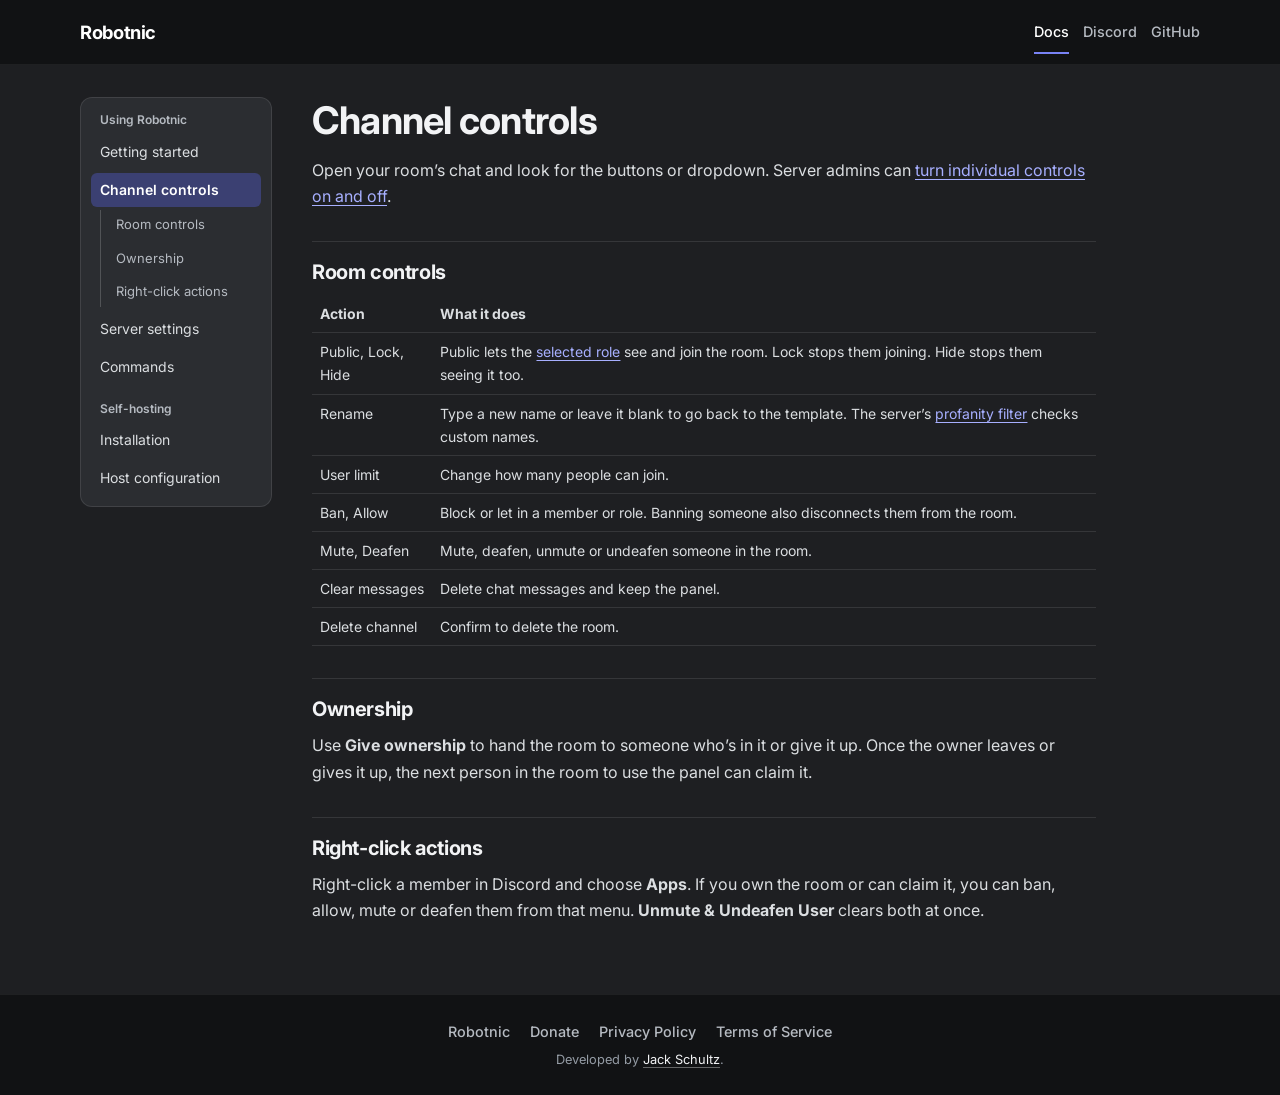
<file: docs/channel-controls.html>
<!DOCTYPE html>
<html lang="en">
<head>
    <meta charset="UTF-8">
    <meta name="viewport" content="width=device-width, initial-scale=1.0">
    <title>Channel controls | Robotnic Docs</title>
    <meta name="description" content="Use the control panel and Discord member menu to manage a temporary voice channel.">
    <link rel="canonical" href="https://jackschultz.dev/Robotnic/channel-controls.html">
    <link rel="icon" type="image/png" sizes="32x32" href="assets/favicon-rounded.png">
    <meta property="og:type" content="article">
    <meta property="og:title" content="Channel controls | Robotnic Docs">
    <meta property="og:description" content="Use the control panel and Discord member menu to manage a temporary voice channel.">
    <meta property="og:url" content="https://jackschultz.dev/Robotnic/channel-controls.html">
    <meta name="theme-color" content="#1e1f22">
    <link rel="preconnect" href="https://fonts.googleapis.com">
    <link rel="preconnect" href="https://fonts.gstatic.com" crossorigin>
    <link rel="stylesheet" href="https://fonts.googleapis.com/css2?family=Inter:wght@400;500;600;700&amp;display=swap">
    <link rel="stylesheet" href="scss/main.css">
    <link rel="stylesheet" href="guide.css">
</head>
<body class="docs-page">
<a class="docs-skip" href="#content">Skip to content</a>
<header class="site-nav">
    <nav class="site-nav__inner" aria-label="Primary">
        <a class="site-nav__brand" href="index.html">Robotnic</a>
        <ul class="site-nav__links">
            <li><a class="active" href="getting-started.html" target="_blank" rel="noopener noreferrer">Docs</a></li>
            <li><a href="https://discord.gg/rcAREJyMV5" target="_blank" rel="noopener noreferrer">Discord</a></li>
            <li><a href="https://github.com/jack-schultz/Robotnic" target="_blank" rel="noopener noreferrer">GitHub</a></li>
        </ul>
    </nav>
</header>

<div class="docs-layout">
    <nav class="docs-nav" aria-label="Documentation">
        <div class="docs-nav__groups">
            <div>
                <p>Using Robotnic</p>
                <ul>
                    <li><a href="getting-started.html">Getting started</a></li>
                    <li>
                        <a href="channel-controls.html" aria-current="page">Channel controls</a>
                        <ul class="docs-nav__sections">
                            <li><a href="#room-controls">Room controls</a></li>
                            <li><a href="#ownership">Ownership</a></li>
                            <li><a href="#right-click-actions">Right-click actions</a></li>
                        </ul>
                    </li>
                    <li><a href="server-settings.html">Server settings</a></li>
                    <li><a href="commands.html">Commands</a></li>
                </ul>
            </div>
            <div>
                <p>Self-hosting</p>
                <ul>
                    <li><a href="self-hosting.html">Installation</a></li>
                    <li><a href="host-configuration.html">Host configuration</a></li>
                </ul>
            </div>
        </div>
    </nav>
    <main id="content" tabindex="-1">
        <article class="docs-article">
            <h1 id="channel-controls">Channel controls</h1>
            <p>Open your room’s chat and look for the buttons or dropdown. Server admins can <a href="server-settings.html#control-panel">turn individual controls on and off</a>.</p>
            <h2 id="room-controls">Room controls</h2>
            <table>
            <thead>
            <tr>
            <th scope="col">Action</th>
            <th scope="col">What it does</th>
            </tr>
            </thead>
            <tbody>
            <tr>
            <td>Public, Lock, Hide</td>
            <td>Public lets the <a href="getting-started.html#creator-settings">selected role</a> see and join the room. Lock stops them joining. Hide stops them seeing it too.</td>
            </tr>
            <tr>
            <td>Rename</td>
            <td>Type a new name or leave it blank to go back to the template. The server’s <a href="server-settings.html#profanity-filter">profanity filter</a> checks custom names.</td>
            </tr>
            <tr>
            <td>User limit</td>
            <td>Change how many people can join.</td>
            </tr>
            <tr>
            <td>Ban, Allow</td>
            <td>Block or let in a member or role. Banning someone also disconnects them from the room.</td>
            </tr>
            <tr>
            <td>Mute, Deafen</td>
            <td>Mute, deafen, unmute or undeafen someone in the room.</td>
            </tr>
            <tr>
            <td>Clear messages</td>
            <td>Delete chat messages and keep the panel.</td>
            </tr>
            <tr>
            <td>Delete channel</td>
            <td>Confirm to delete the room.</td>
            </tr>
            </tbody>
            </table>
            <h2 id="ownership">Ownership</h2>
            <p>Use <strong>Give ownership</strong> to hand the room to someone who’s in it or give it up. Once the owner leaves or gives it up, the next person in the room to use the panel can claim it.</p>
            <h2 id="right-click-actions">Right-click actions</h2>
            <p>Right-click a member in Discord and choose <strong>Apps</strong>. If you own the room or can claim it, you can ban, allow, mute or deafen them from that menu. <strong>Unmute &amp; Undeafen User</strong> clears both at once.</p>
        </article>
    </main>
</div>

<footer class="site-footer">
    <div class="site-footer__inner">
        <div class="site-footer__links">
            <a href="index.html">Robotnic</a>
            <a href="https://ko-fi.com/jackschultzdev/">Donate</a>
            <a href="privacy.html">Privacy Policy</a>
            <a href="tos.html">Terms of Service</a>
        </div>
        <p class="site-footer__note">Developed by <a class="quiet-link" href="https://jackschultz.dev/">Jack Schultz</a>.</p>
    </div>
</footer>
</body>
</html>
</file>
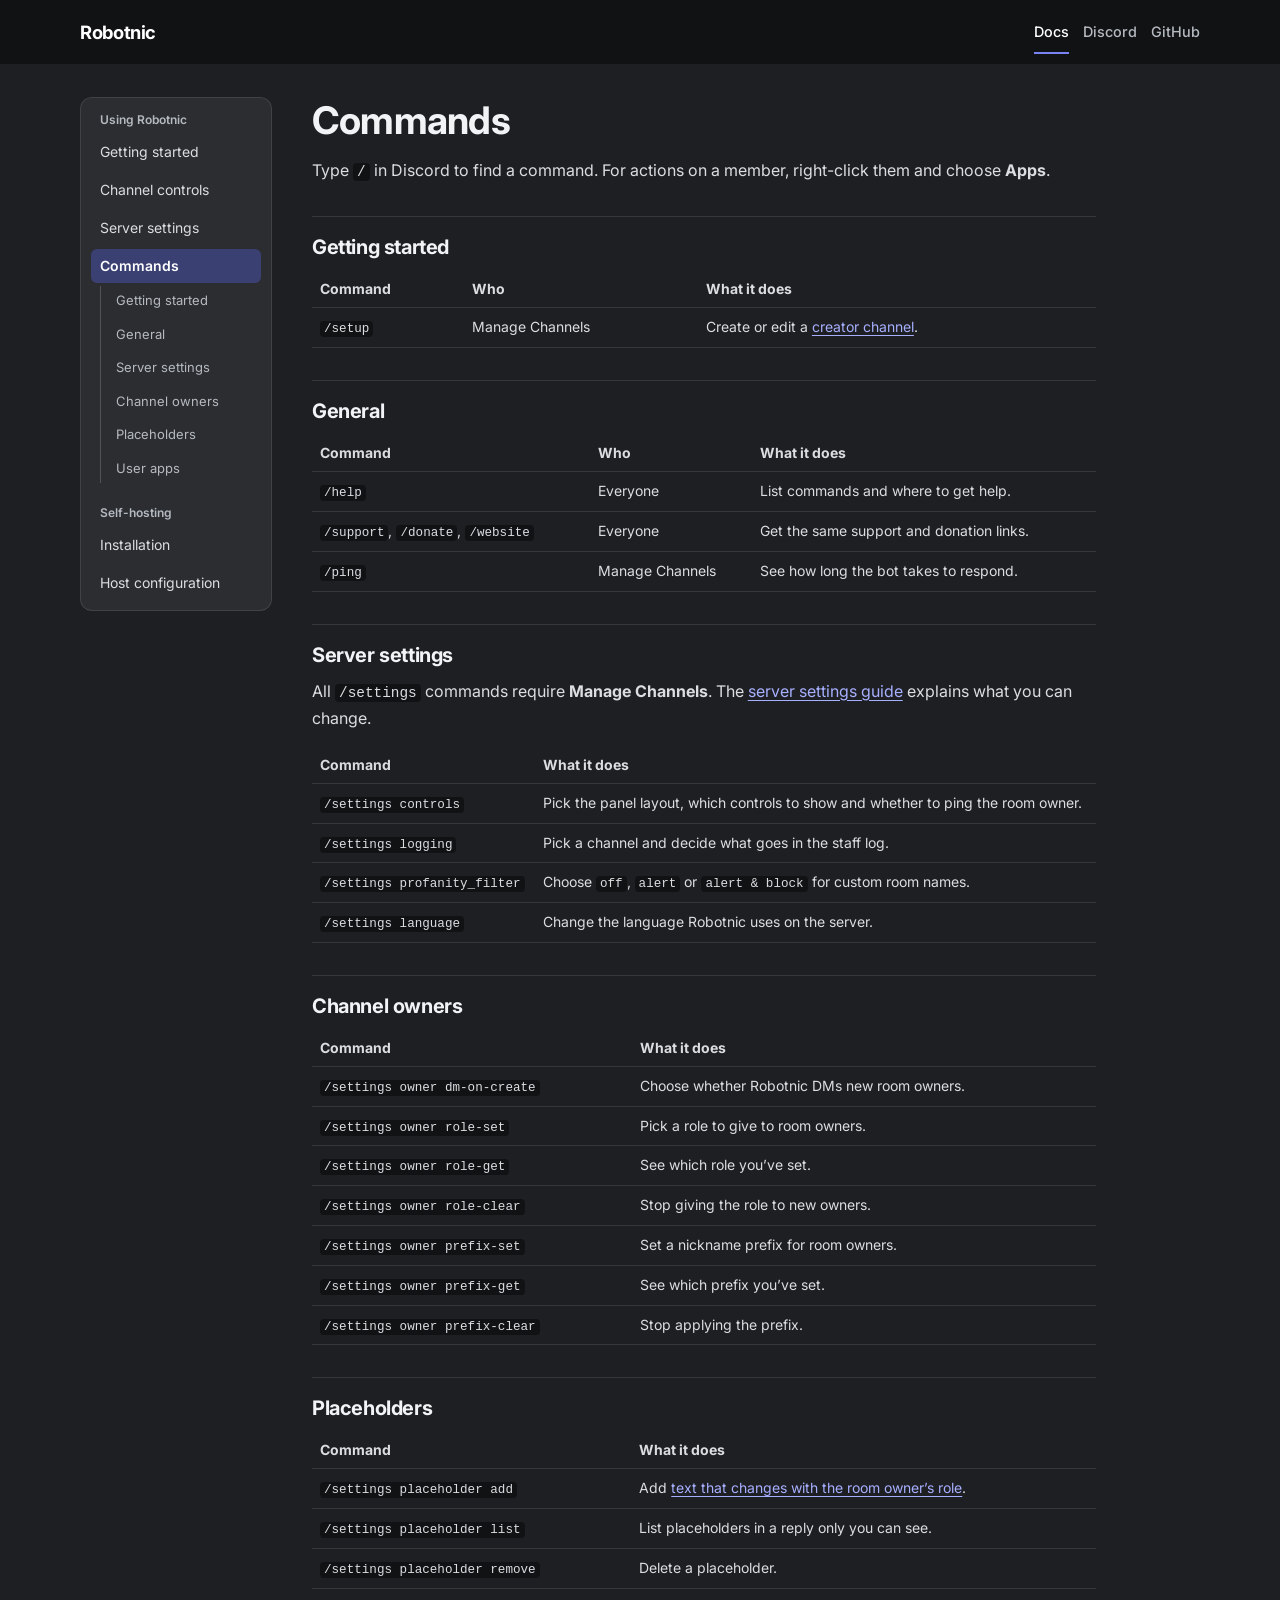
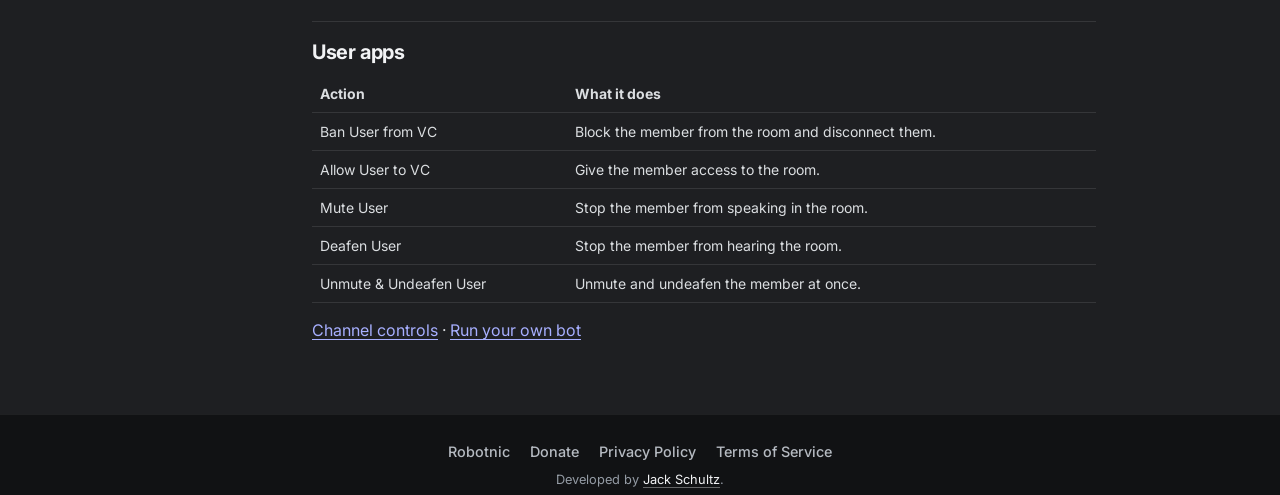
<file: docs/commands.html>
<!DOCTYPE html>
<html lang="en">
<head>
    <meta charset="UTF-8">
    <meta name="viewport" content="width=device-width, initial-scale=1.0">
    <title>Commands | Robotnic Docs</title>
    <meta name="description" content="Look up Robotnic’s slash commands, permissions, and Discord user apps.">
    <link rel="canonical" href="https://jackschultz.dev/Robotnic/commands.html">
    <link rel="icon" type="image/png" sizes="32x32" href="assets/favicon-rounded.png">
    <meta property="og:type" content="article">
    <meta property="og:title" content="Commands | Robotnic Docs">
    <meta property="og:description" content="Look up Robotnic’s slash commands, permissions, and Discord user apps.">
    <meta property="og:url" content="https://jackschultz.dev/Robotnic/commands.html">
    <meta name="theme-color" content="#1e1f22">
    <link rel="preconnect" href="https://fonts.googleapis.com">
    <link rel="preconnect" href="https://fonts.gstatic.com" crossorigin>
    <link rel="stylesheet" href="https://fonts.googleapis.com/css2?family=Inter:wght@400;500;600;700&amp;display=swap">
    <link rel="stylesheet" href="scss/main.css">
    <link rel="stylesheet" href="guide.css">
</head>
<body class="docs-page">
<a class="docs-skip" href="#content">Skip to content</a>
<header class="site-nav">
    <nav class="site-nav__inner" aria-label="Primary">
        <a class="site-nav__brand" href="index.html">Robotnic</a>
        <ul class="site-nav__links">
            <li><a class="active" href="getting-started.html" target="_blank" rel="noopener noreferrer">Docs</a></li>
            <li><a href="https://discord.gg/rcAREJyMV5" target="_blank" rel="noopener noreferrer">Discord</a></li>
            <li><a href="https://github.com/jack-schultz/Robotnic" target="_blank" rel="noopener noreferrer">GitHub</a></li>
        </ul>
    </nav>
</header>

<div class="docs-layout">
    <nav class="docs-nav" aria-label="Documentation">
        <div class="docs-nav__groups">
            <div>
                <p>Using Robotnic</p>
                <ul>
                    <li><a href="getting-started.html">Getting started</a></li>
                    <li><a href="channel-controls.html">Channel controls</a></li>
                    <li><a href="server-settings.html">Server settings</a></li>
                    <li>
                        <a href="commands.html" aria-current="page">Commands</a>
                        <ul class="docs-nav__sections">
                            <li><a href="#getting-started">Getting started</a></li>
                            <li><a href="#general">General</a></li>
                            <li><a href="#server-settings">Server settings</a></li>
                            <li><a href="#channel-owners">Channel owners</a></li>
                            <li><a href="#placeholders">Placeholders</a></li>
                            <li><a href="#user-apps">User apps</a></li>
                        </ul>
                    </li>
                </ul>
            </div>
            <div>
                <p>Self-hosting</p>
                <ul>
                    <li><a href="self-hosting.html">Installation</a></li>
                    <li><a href="host-configuration.html">Host configuration</a></li>
                </ul>
            </div>
        </div>
    </nav>
    <main id="content" tabindex="-1">
        <article class="docs-article">
            <h1 id="commands">Commands</h1>
            <p>Type <code>/</code> in Discord to find a command. For actions on a member, right-click them and choose <strong>Apps</strong>.</p>
            <h2 id="getting-started">Getting started</h2>
            <table>
            <thead>
            <tr>
            <th scope="col">Command</th>
            <th scope="col">Who</th>
            <th scope="col">What it does</th>
            </tr>
            </thead>
            <tbody>
            <tr>
            <td><code>/setup</code></td>
            <td>Manage Channels</td>
            <td>Create or edit a <a href="getting-started.html#creator-settings">creator channel</a>.</td>
            </tr>
            </tbody>
            </table>
            <h2 id="general">General</h2>
            <table>
            <thead>
            <tr>
            <th scope="col">Command</th>
            <th scope="col">Who</th>
            <th scope="col">What it does</th>
            </tr>
            </thead>
            <tbody>
            <tr>
            <td><code>/help</code></td>
            <td>Everyone</td>
            <td>List commands and where to get help.</td>
            </tr>
            <tr>
            <td><code>/support</code>, <code>/donate</code>, <code>/website</code></td>
            <td>Everyone</td>
            <td>Get the same support and donation links.</td>
            </tr>
            <tr>
            <td><code>/ping</code></td>
            <td>Manage Channels</td>
            <td>See how long the bot takes to respond.</td>
            </tr>
            </tbody>
            </table>
            <h2 id="server-settings">Server settings</h2>
            <p>All <code>/settings</code> commands require <strong>Manage Channels</strong>. The <a href="server-settings.html">server settings guide</a> explains what you can change.</p>
            <table>
            <thead>
            <tr>
            <th scope="col">Command</th>
            <th scope="col">What it does</th>
            </tr>
            </thead>
            <tbody>
            <tr>
            <td><code>/settings controls</code></td>
            <td>Pick the panel layout, which controls to show and whether to ping the room owner.</td>
            </tr>
            <tr>
            <td><code>/settings logging</code></td>
            <td>Pick a channel and decide what goes in the staff log.</td>
            </tr>
            <tr>
            <td><code>/settings profanity_filter</code></td>
            <td>Choose <code>off</code>, <code>alert</code> or <code>alert &amp; block</code> for custom room names.</td>
            </tr>
            <tr>
            <td><code>/settings language</code></td>
            <td>Change the language Robotnic uses on the server.</td>
            </tr>
            </tbody>
            </table>
            <h2 id="channel-owners">Channel owners</h2>
            <table>
            <thead>
            <tr>
            <th scope="col">Command</th>
            <th scope="col">What it does</th>
            </tr>
            </thead>
            <tbody>
            <tr>
            <td><code>/settings owner dm-on-create</code></td>
            <td>Choose whether Robotnic DMs new room owners.</td>
            </tr>
            <tr>
            <td><code>/settings owner role-set</code></td>
            <td>Pick a role to give to room owners.</td>
            </tr>
            <tr>
            <td><code>/settings owner role-get</code></td>
            <td>See which role you’ve set.</td>
            </tr>
            <tr>
            <td><code>/settings owner role-clear</code></td>
            <td>Stop giving the role to new owners.</td>
            </tr>
            <tr>
            <td><code>/settings owner prefix-set</code></td>
            <td>Set a nickname prefix for room owners.</td>
            </tr>
            <tr>
            <td><code>/settings owner prefix-get</code></td>
            <td>See which prefix you’ve set.</td>
            </tr>
            <tr>
            <td><code>/settings owner prefix-clear</code></td>
            <td>Stop applying the prefix.</td>
            </tr>
            </tbody>
            </table>
            <h2 id="placeholders">Placeholders</h2>
            <table>
            <thead>
            <tr>
            <th scope="col">Command</th>
            <th scope="col">What it does</th>
            </tr>
            </thead>
            <tbody>
            <tr>
            <td><code>/settings placeholder add</code></td>
            <td>Add <a href="server-settings.html#custom-placeholders">text that changes with the room owner’s role</a>.</td>
            </tr>
            <tr>
            <td><code>/settings placeholder list</code></td>
            <td>List placeholders in a reply only you can see.</td>
            </tr>
            <tr>
            <td><code>/settings placeholder remove</code></td>
            <td>Delete a placeholder.</td>
            </tr>
            </tbody>
            </table>
            <h2 id="user-apps">User apps</h2>
            <table>
            <thead>
            <tr>
            <th scope="col">Action</th>
            <th scope="col">What it does</th>
            </tr>
            </thead>
            <tbody>
            <tr>
            <td>Ban User from VC</td>
            <td>Block the member from the room and disconnect them.</td>
            </tr>
            <tr>
            <td>Allow User to VC</td>
            <td>Give the member access to the room.</td>
            </tr>
            <tr>
            <td>Mute User</td>
            <td>Stop the member from speaking in the room.</td>
            </tr>
            <tr>
            <td>Deafen User</td>
            <td>Stop the member from hearing the room.</td>
            </tr>
            <tr>
            <td>Unmute &amp; Undeafen User</td>
            <td>Unmute and undeafen the member at once.</td>
            </tr>
            </tbody>
            </table>
            <p><a id="owner-controls" href="channel-controls.html">Channel controls</a> · <a id="self-hosting" href="self-hosting.html">Run your own bot</a></p>
        </article>
    </main>
</div>

<footer class="site-footer">
    <div class="site-footer__inner">
        <div class="site-footer__links">
            <a href="index.html">Robotnic</a>
            <a href="https://ko-fi.com/jackschultzdev/">Donate</a>
            <a href="privacy.html">Privacy Policy</a>
            <a href="tos.html">Terms of Service</a>
        </div>
        <p class="site-footer__note">Developed by <a class="quiet-link" href="https://jackschultz.dev/">Jack Schultz</a>.</p>
    </div>
</footer>
</body>
</html>
</file>
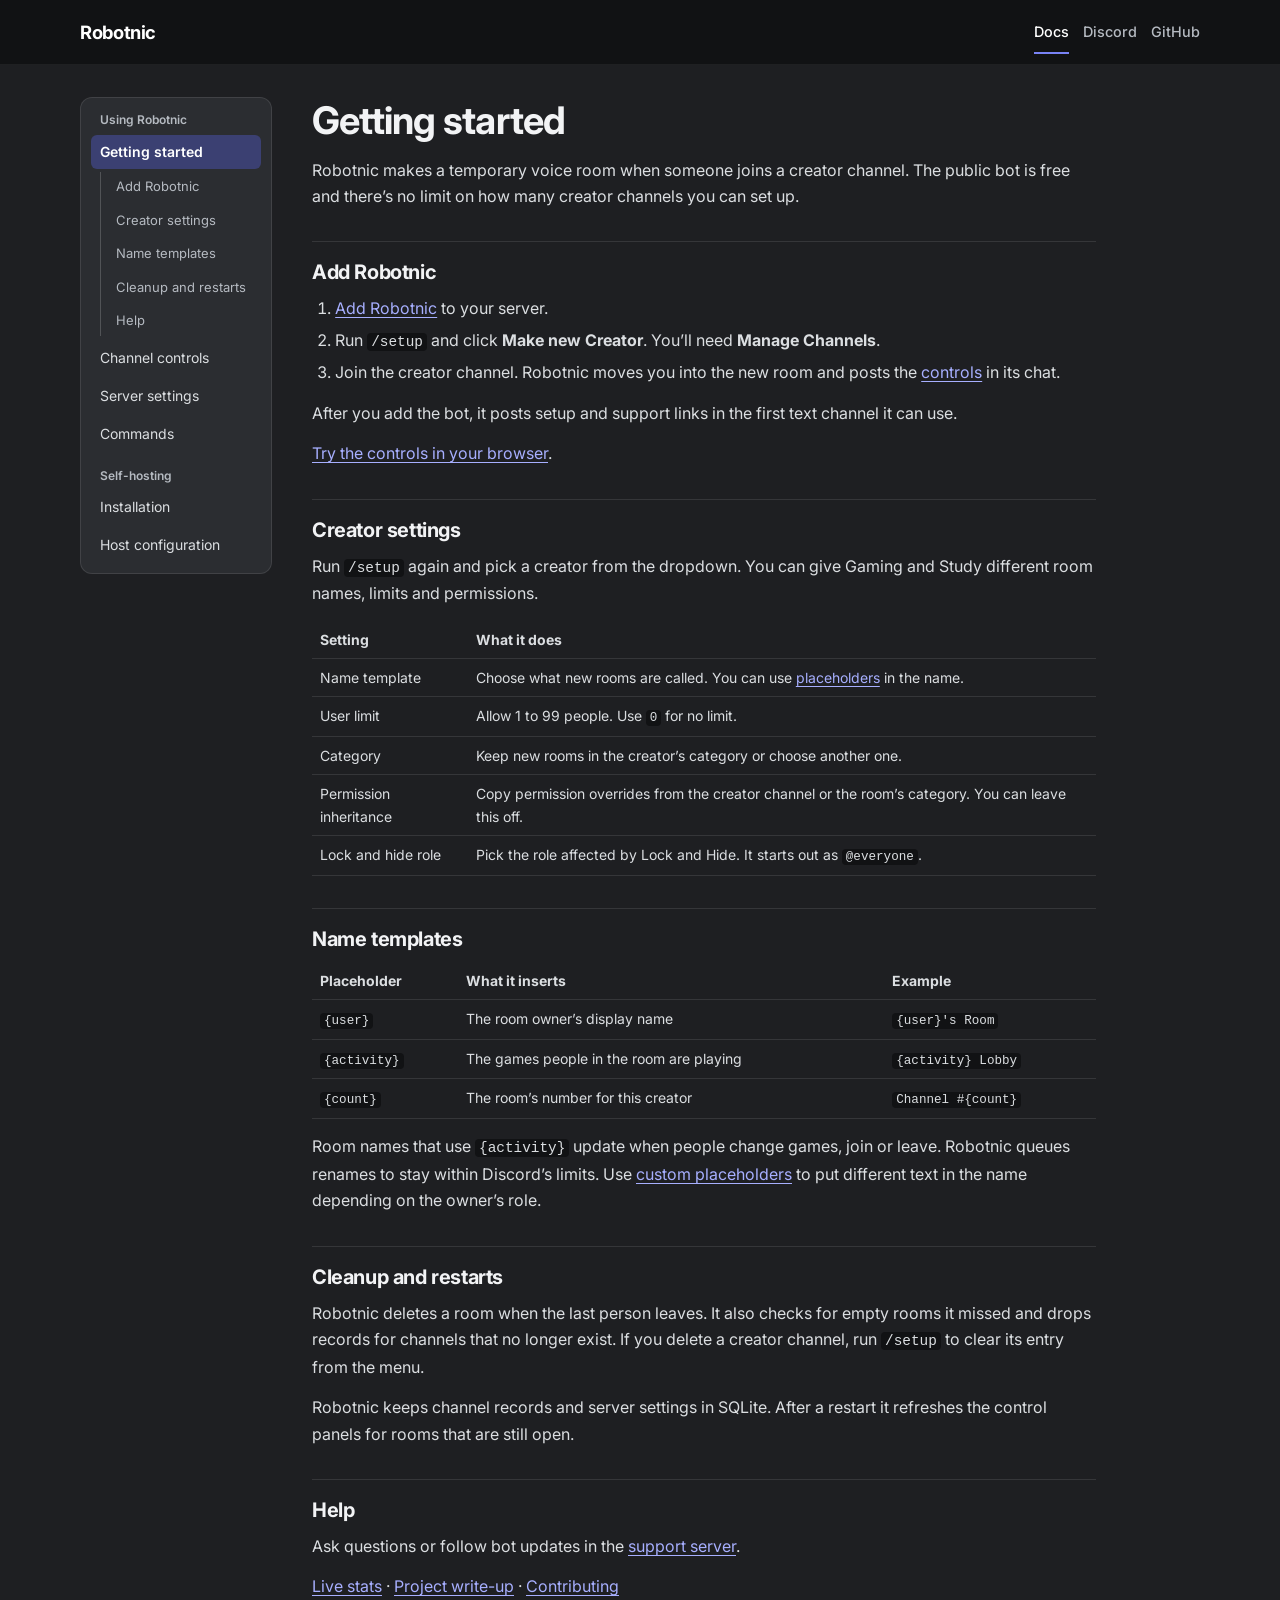
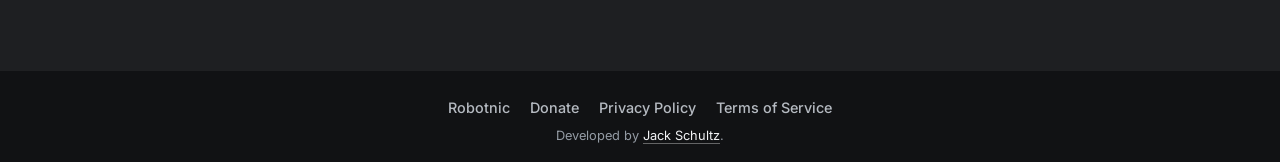
<file: docs/getting-started.html>
<!DOCTYPE html>
<html lang="en">
<head>
    <meta charset="UTF-8">
    <meta name="viewport" content="width=device-width, initial-scale=1.0">
    <title>Getting started | Robotnic Docs</title>
    <meta name="description" content="Add Robotnic and set up creator channels for your Discord server.">
    <link rel="canonical" href="https://jackschultz.dev/Robotnic/getting-started.html">
    <link rel="icon" type="image/png" sizes="32x32" href="assets/favicon-rounded.png">
    <meta property="og:type" content="article">
    <meta property="og:title" content="Getting started | Robotnic Docs">
    <meta property="og:description" content="Add Robotnic and set up creator channels for your Discord server.">
    <meta property="og:url" content="https://jackschultz.dev/Robotnic/getting-started.html">
    <meta name="theme-color" content="#1e1f22">
    <link rel="preconnect" href="https://fonts.googleapis.com">
    <link rel="preconnect" href="https://fonts.gstatic.com" crossorigin>
    <link rel="stylesheet" href="https://fonts.googleapis.com/css2?family=Inter:wght@400;500;600;700&amp;display=swap">
    <link rel="stylesheet" href="scss/main.css">
    <link rel="stylesheet" href="guide.css">
</head>
<body class="docs-page">
<a class="docs-skip" href="#content">Skip to content</a>
<header class="site-nav">
    <nav class="site-nav__inner" aria-label="Primary">
        <a class="site-nav__brand" href="index.html">Robotnic</a>
        <ul class="site-nav__links">
            <li><a class="active" href="getting-started.html" target="_blank" rel="noopener noreferrer">Docs</a></li>
            <li><a href="https://discord.gg/rcAREJyMV5" target="_blank" rel="noopener noreferrer">Discord</a></li>
            <li><a href="https://github.com/jack-schultz/Robotnic" target="_blank" rel="noopener noreferrer">GitHub</a></li>
        </ul>
    </nav>
</header>

<div class="docs-layout">
    <nav class="docs-nav" aria-label="Documentation">
        <div class="docs-nav__groups">
            <div>
                <p>Using Robotnic</p>
                <ul>
                    <li>
                        <a href="getting-started.html" aria-current="page">Getting started</a>
                        <ul class="docs-nav__sections">
                            <li><a href="#add-robotnic">Add Robotnic</a></li>
                            <li><a href="#creator-settings">Creator settings</a></li>
                            <li><a href="#name-templates">Name templates</a></li>
                            <li><a href="#cleanup-and-restarts">Cleanup and restarts</a></li>
                            <li><a href="#help">Help</a></li>
                        </ul>
                    </li>
                    <li><a href="channel-controls.html">Channel controls</a></li>
                    <li><a href="server-settings.html">Server settings</a></li>
                    <li><a href="commands.html">Commands</a></li>
                </ul>
            </div>
            <div>
                <p>Self-hosting</p>
                <ul>
                    <li><a href="self-hosting.html">Installation</a></li>
                    <li><a href="host-configuration.html">Host configuration</a></li>
                </ul>
            </div>
        </div>
    </nav>
    <main id="content" tabindex="-1">
        <article class="docs-article">
            <h1 id="getting-started">Getting started</h1>
            <p>Robotnic makes a temporary voice room when someone joins a creator channel. The public bot is free and there’s no limit on how many creator channels you can set up.</p>
            <h2 id="add-robotnic">Add Robotnic</h2>
            <ol>
            <li><a href="https://discord.com/oauth2/authorize?client_id=853490879753617458">Add Robotnic</a> to your server.</li>
            <li>Run <code>/setup</code> and click <strong>Make new Creator</strong>. You’ll need <strong>Manage Channels</strong>.</li>
            <li>Join the creator channel. Robotnic moves you into the new room and posts the <a href="channel-controls.html">controls</a> in its chat.</li>
            </ol>
            <p>After you add the bot, it posts setup and support links in the first text channel it can use.</p>
            <p><a href="index.html#demo">Try the controls in your browser</a>.</p>
            <h2 id="creator-settings">Creator settings</h2>
            <p>Run <code>/setup</code> again and pick a creator from the dropdown. You can give Gaming and Study different room names, limits and permissions.</p>
            <table>
            <thead>
            <tr>
            <th scope="col">Setting</th>
            <th scope="col">What it does</th>
            </tr>
            </thead>
            <tbody>
            <tr>
            <td>Name template</td>
            <td>Choose what new rooms are called. You can use <a href="#name-templates">placeholders</a> in the name.</td>
            </tr>
            <tr>
            <td>User limit</td>
            <td>Allow 1 to 99 people. Use <code>0</code> for no limit.</td>
            </tr>
            <tr>
            <td>Category</td>
            <td>Keep new rooms in the creator’s category or choose another one.</td>
            </tr>
            <tr>
            <td>Permission inheritance</td>
            <td>Copy permission overrides from the creator channel or the room’s category. You can leave this off.</td>
            </tr>
            <tr>
            <td>Lock and hide role</td>
            <td>Pick the role affected by Lock and Hide. It starts out as <code>@everyone</code>.</td>
            </tr>
            </tbody>
            </table>
            <h2 id="name-templates">Name templates</h2>
            <table>
            <thead>
            <tr>
            <th scope="col">Placeholder</th>
            <th scope="col">What it inserts</th>
            <th scope="col">Example</th>
            </tr>
            </thead>
            <tbody>
            <tr>
            <td><code>{user}</code></td>
            <td>The room owner’s display name</td>
            <td><code>{user}'s Room</code></td>
            </tr>
            <tr>
            <td><code>{activity}</code></td>
            <td>The games people in the room are playing</td>
            <td><code>{activity} Lobby</code></td>
            </tr>
            <tr>
            <td><code>{count}</code></td>
            <td>The room’s number for this creator</td>
            <td><code>Channel #{count}</code></td>
            </tr>
            </tbody>
            </table>
            <p>Room names that use <code>{activity}</code> update when people change games, join or leave. Robotnic queues renames to stay within Discord’s limits. Use <a href="server-settings.html#custom-placeholders">custom placeholders</a> to put different text in the name depending on the owner’s role.</p>
            <h2 id="cleanup-and-restarts">Cleanup and restarts</h2>
            <p>Robotnic deletes a room when the last person leaves. It also checks for empty rooms it missed and drops records for channels that no longer exist. If you delete a creator channel, run <code>/setup</code> to clear its entry from the menu.</p>
            <p>Robotnic keeps channel records and server settings in SQLite. After a restart it refreshes the control panels for rooms that are still open.</p>
            <h2 id="help">Help</h2>
            <p>Ask questions or follow bot updates in the <a href="https://discord.gg/rcAREJyMV5">support server</a>.</p>
            <p><a href="index.html#stats">Live stats</a> · <a href="https://jackschultz.dev/projects/discordBot.html">Project write-up</a> · <a href="https://github.com/ohne-b/Robotnic/blob/main/CONTRIBUTING.md">Contributing</a></p>
        </article>
    </main>
</div>

<footer class="site-footer">
    <div class="site-footer__inner">
        <div class="site-footer__links">
            <a href="index.html">Robotnic</a>
            <a href="https://ko-fi.com/jackschultzdev/">Donate</a>
            <a href="privacy.html">Privacy Policy</a>
            <a href="tos.html">Terms of Service</a>
        </div>
        <p class="site-footer__note">Developed by <a class="quiet-link" href="https://jackschultz.dev/">Jack Schultz</a>.</p>
    </div>
</footer>
</body>
</html>
</file>
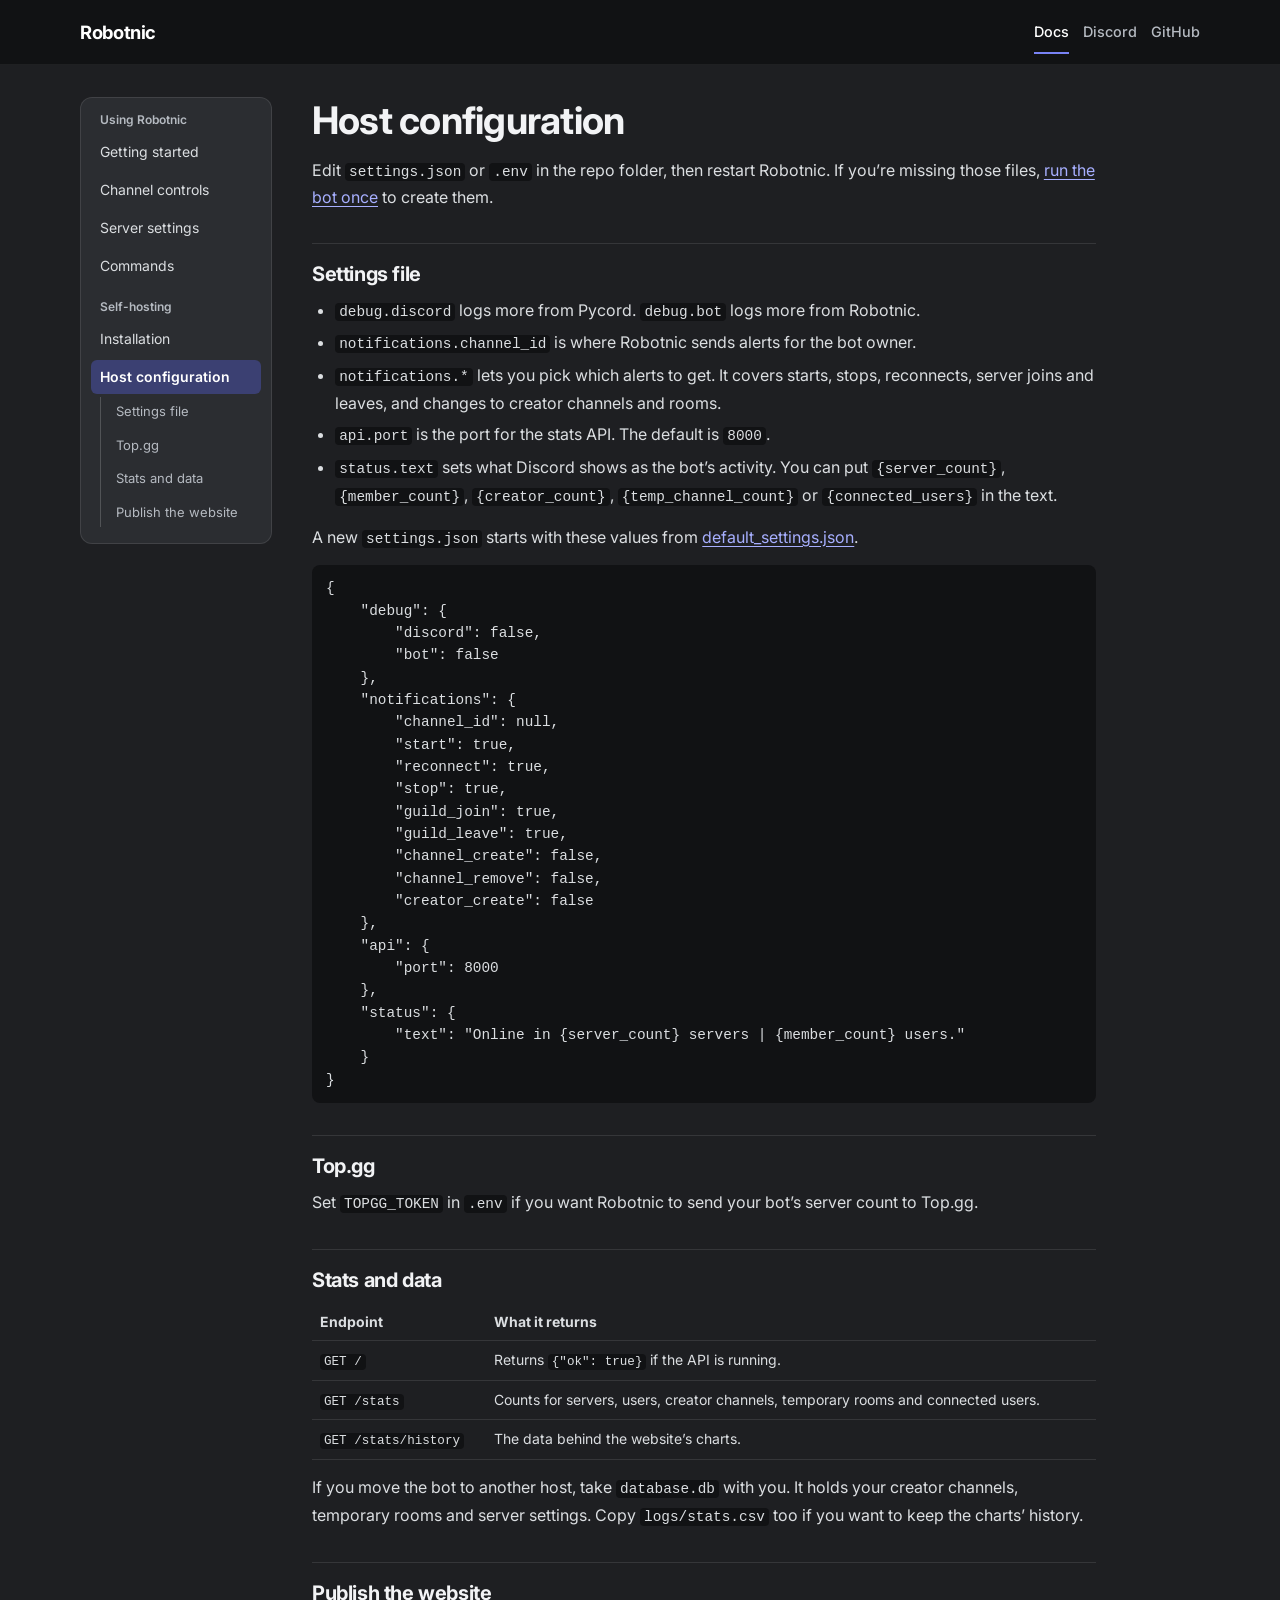
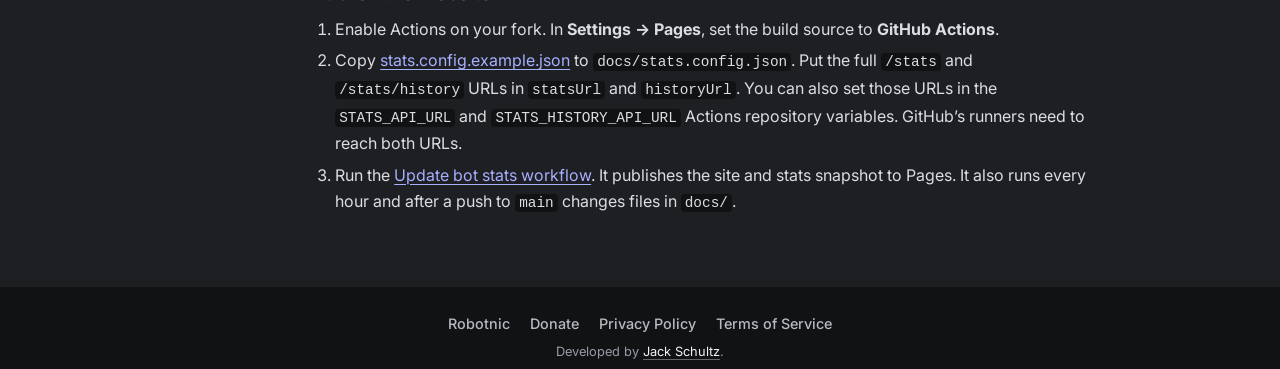
<file: docs/host-configuration.html>
<!DOCTYPE html>
<html lang="en">
<head>
    <meta charset="UTF-8">
    <meta name="viewport" content="width=device-width, initial-scale=1.0">
    <title>Host configuration | Robotnic Docs</title>
    <meta name="description" content="Configure a self-hosted Robotnic instance and publish its stats website.">
    <link rel="canonical" href="https://jackschultz.dev/Robotnic/host-configuration.html">
    <link rel="icon" type="image/png" sizes="32x32" href="assets/favicon-rounded.png">
    <meta property="og:type" content="article">
    <meta property="og:title" content="Host configuration | Robotnic Docs">
    <meta property="og:description" content="Configure a self-hosted Robotnic instance and publish its stats website.">
    <meta property="og:url" content="https://jackschultz.dev/Robotnic/host-configuration.html">
    <meta name="theme-color" content="#1e1f22">
    <link rel="preconnect" href="https://fonts.googleapis.com">
    <link rel="preconnect" href="https://fonts.gstatic.com" crossorigin>
    <link rel="stylesheet" href="https://fonts.googleapis.com/css2?family=Inter:wght@400;500;600;700&amp;display=swap">
    <link rel="stylesheet" href="scss/main.css">
    <link rel="stylesheet" href="guide.css">
</head>
<body class="docs-page">
<a class="docs-skip" href="#content">Skip to content</a>
<header class="site-nav">
    <nav class="site-nav__inner" aria-label="Primary">
        <a class="site-nav__brand" href="index.html">Robotnic</a>
        <ul class="site-nav__links">
            <li><a class="active" href="getting-started.html" target="_blank" rel="noopener noreferrer">Docs</a></li>
            <li><a href="https://discord.gg/rcAREJyMV5" target="_blank" rel="noopener noreferrer">Discord</a></li>
            <li><a href="https://github.com/jack-schultz/Robotnic" target="_blank" rel="noopener noreferrer">GitHub</a></li>
        </ul>
    </nav>
</header>

<div class="docs-layout">
    <nav class="docs-nav" aria-label="Documentation">
        <div class="docs-nav__groups">
            <div>
                <p>Using Robotnic</p>
                <ul>
                    <li><a href="getting-started.html">Getting started</a></li>
                    <li><a href="channel-controls.html">Channel controls</a></li>
                    <li><a href="server-settings.html">Server settings</a></li>
                    <li><a href="commands.html">Commands</a></li>
                </ul>
            </div>
            <div>
                <p>Self-hosting</p>
                <ul>
                    <li><a href="self-hosting.html">Installation</a></li>
                    <li>
                        <a href="host-configuration.html" aria-current="page">Host configuration</a>
                        <ul class="docs-nav__sections">
                            <li><a href="#settings-file">Settings file</a></li>
                            <li><a href="#topgg">Top.gg</a></li>
                            <li><a href="#stats-and-data">Stats and data</a></li>
                            <li><a href="#publish-the-website">Publish the website</a></li>
                        </ul>
                    </li>
                </ul>
            </div>
        </div>
    </nav>
    <main id="content" tabindex="-1">
        <article class="docs-article">
            <h1 id="host-configuration">Host configuration</h1>
            <p>Edit <code>settings.json</code> or <code>.env</code> in the repo folder, then restart Robotnic. If you’re missing those files, <a href="self-hosting.html#run-the-bot">run the bot once</a> to create them.</p>
            <h2 id="settings-file">Settings file</h2>
            <ul>
            <li><code>debug.discord</code> logs more from Pycord. <code>debug.bot</code> logs more from Robotnic.</li>
            <li><code>notifications.channel_id</code> is where Robotnic sends alerts for the bot owner.</li>
            <li><code>notifications.*</code> lets you pick which alerts to get. It covers starts, stops, reconnects, server joins and leaves, and changes to creator channels and rooms.</li>
            <li><code>api.port</code> is the port for the stats API. The default is <code>8000</code>.</li>
            <li><code>status.text</code> sets what Discord shows as the bot’s activity. You can put <code>{server_count}</code>, <code>{member_count}</code>, <code>{creator_count}</code>, <code>{temp_channel_count}</code> or <code>{connected_users}</code> in the text.</li>
            </ul>
            <p>A new <code>settings.json</code> starts with these values from <a href="https://github.com/ohne-b/Robotnic/blob/main/default_settings.json">default_settings.json</a>.</p>
            <pre tabindex="0"><code class="language-json">{
    &quot;debug&quot;: {
        &quot;discord&quot;: false,
        &quot;bot&quot;: false
    },
    &quot;notifications&quot;: {
        &quot;channel_id&quot;: null,
        &quot;start&quot;: true,
        &quot;reconnect&quot;: true,
        &quot;stop&quot;: true,
        &quot;guild_join&quot;: true,
        &quot;guild_leave&quot;: true,
        &quot;channel_create&quot;: false,
        &quot;channel_remove&quot;: false,
        &quot;creator_create&quot;: false
    },
    &quot;api&quot;: {
        &quot;port&quot;: 8000
    },
    &quot;status&quot;: {
        &quot;text&quot;: &quot;Online in {server_count} servers | {member_count} users.&quot;
    }
}
</code></pre>
            <h2 id="topgg">Top.gg</h2>
            <p>Set <code>TOPGG_TOKEN</code> in <code>.env</code> if you want Robotnic to send your bot’s server count to Top.gg.</p>
            <h2 id="stats-and-data">Stats and data</h2>
            <table>
            <thead>
            <tr>
            <th scope="col">Endpoint</th>
            <th scope="col">What it returns</th>
            </tr>
            </thead>
            <tbody>
            <tr>
            <td><code>GET /</code></td>
            <td>Returns <code>{"ok": true}</code> if the API is running.</td>
            </tr>
            <tr>
            <td><code>GET /stats</code></td>
            <td>Counts for servers, users, creator channels, temporary rooms and connected users.</td>
            </tr>
            <tr>
            <td><code>GET /stats/history</code></td>
            <td>The data behind the website’s charts.</td>
            </tr>
            </tbody>
            </table>
            <p>If you move the bot to another host, take <code>database.db</code> with you. It holds your creator channels, temporary rooms and server settings. Copy <code>logs/stats.csv</code> too if you want to keep the charts’ history.</p>
            <h2 id="publish-the-website">Publish the website</h2>
            <ol>
            <li>Enable Actions on your fork. In <strong>Settings → Pages</strong>, set the build source to <strong>GitHub Actions</strong>.</li>
            <li>Copy <a href="stats.config.example.json">stats.config.example.json</a> to <code>docs/stats.config.json</code>. Put the full <code>/stats</code> and <code>/stats/history</code> URLs in <code>statsUrl</code> and <code>historyUrl</code>. You can also set those URLs in the <code>STATS_API_URL</code> and <code>STATS_HISTORY_API_URL</code> Actions repository variables. GitHub’s runners need to reach both URLs.</li>
            <li>Run the <a href="https://github.com/ohne-b/Robotnic/blob/main/.github/workflows/update-stats.yml">Update bot stats workflow</a>. It publishes the site and stats snapshot to Pages. It also runs every hour and after a push to <code>main</code> changes files in <code>docs/</code>.</li>
            </ol>
        </article>
    </main>
</div>

<footer class="site-footer">
    <div class="site-footer__inner">
        <div class="site-footer__links">
            <a href="index.html">Robotnic</a>
            <a href="https://ko-fi.com/jackschultzdev/">Donate</a>
            <a href="privacy.html">Privacy Policy</a>
            <a href="tos.html">Terms of Service</a>
        </div>
        <p class="site-footer__note">Developed by <a class="quiet-link" href="https://jackschultz.dev/">Jack Schultz</a>.</p>
    </div>
</footer>
</body>
</html>
</file>
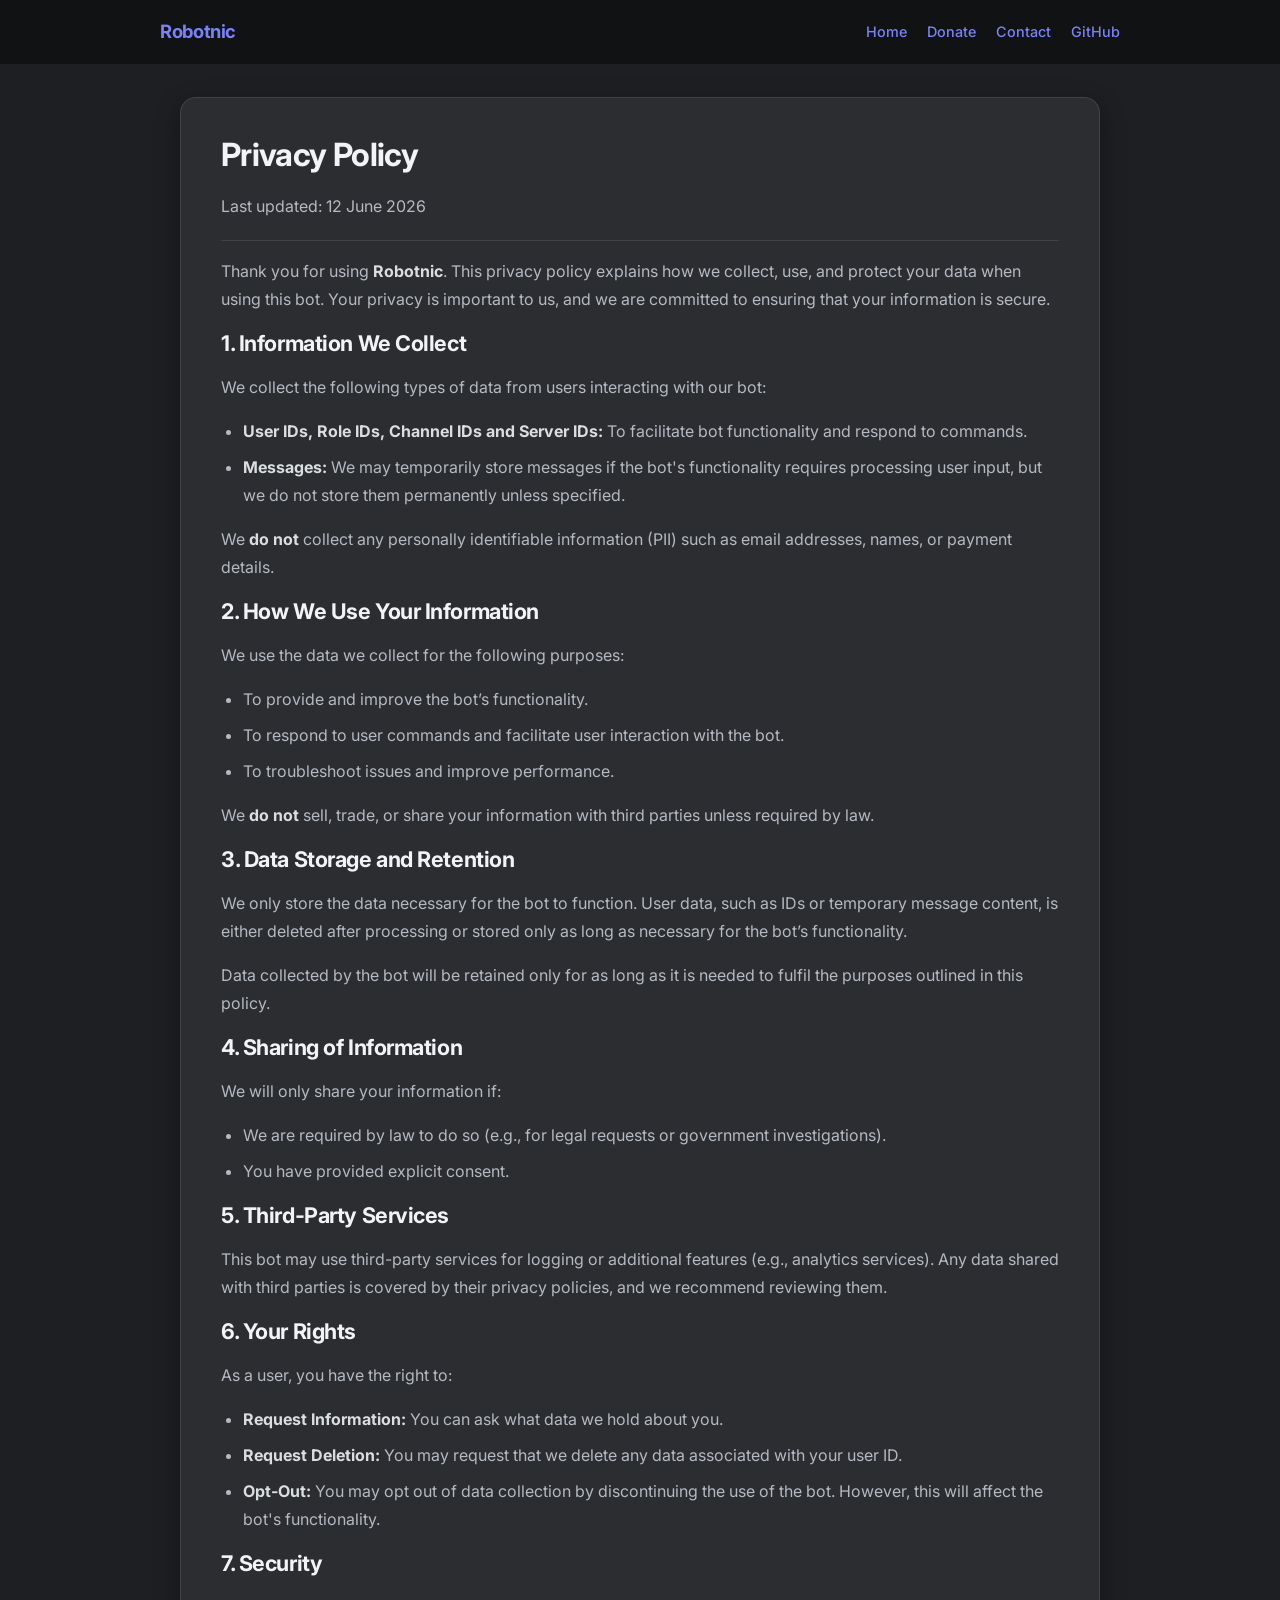
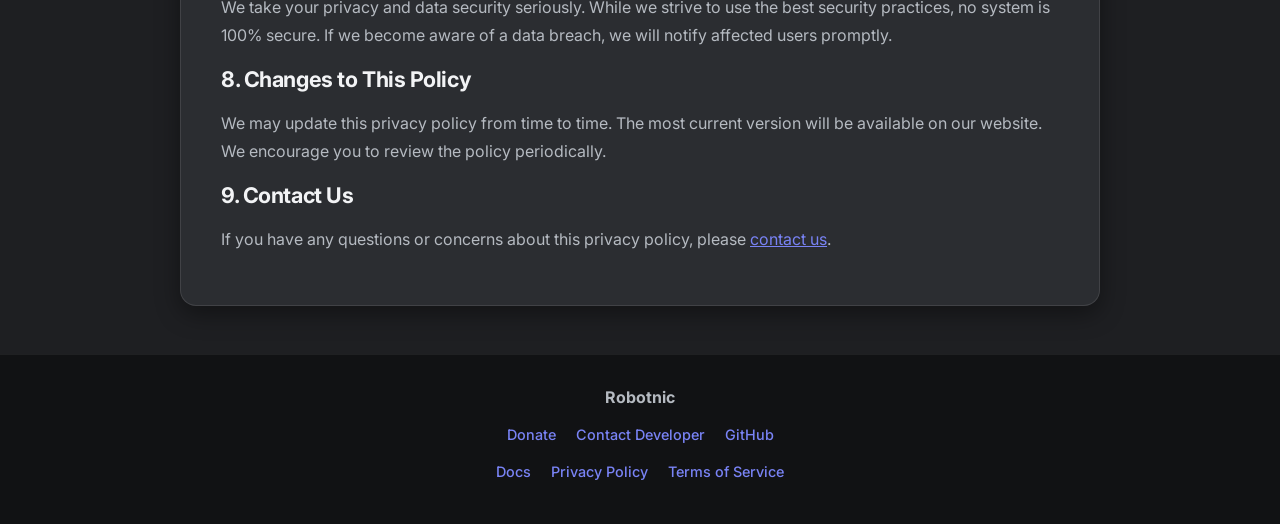
<file: docs/privacy.html>
<!DOCTYPE html>
<html lang="en">
<head>
    <meta charset="UTF-8">
    <meta name="viewport" content="width=device-width, initial-scale=1.0">
    <title>Robotnic – Privacy Policy for Discord Bot</title>
    <link rel="icon" type="image/png" sizes="32x32" href="assets/favicon-rounded.png">
    <meta name="description" content="Learn how the Robotnic Discord bot collects, uses, and protects data such as user IDs and server IDs, and what rights you have over your information.">
    <link rel="canonical" href="https://jackschultz.dev/robotnic/privacy.html">
    <meta property="og:type" content="article">
    <meta property="og:title" content="Robotnic – Privacy Policy">
    <meta property="og:description" content="Details on data collection, retention, and your rights when using the Robotnic Discord bot.">
    <meta property="og:url" content="https://jackschultz.dev/robotnic/privacy.html">
    <meta property="og:site_name" content="Robotnic">
    <meta name="twitter:card" content="summary">
    <meta name="twitter:title" content="Robotnic – Privacy Policy">
    <meta name="twitter:description" content="How Robotnic handles your data when you use the Discord bot.">
    <link rel="preconnect" href="https://fonts.googleapis.com">
    <link rel="preconnect" href="https://fonts.gstatic.com" crossorigin>
    <link href="https://fonts.googleapis.com/css2?family=Inter:wght@400;500;600;700&display=swap" rel="stylesheet">
    <link rel="stylesheet" href="scss/main.css">
</head>
<body>
<nav class="site-nav">
    <div class="site-nav__inner">
        <a href="index.html" class="site-nav__brand">Robotnic</a>
        <ul class="site-nav__links">
            <li><a href="index.html">Home</a></li>
            <li><a href="https://ko-fi.com/jackschultzdev/" target="_blank">Donate</a></li>
            <li><a href="https://jackschultz.dev/contact.html" target="_blank">Contact</a></li>
            <li><a href="https://github.com/jack-schultz/Robotnic" target="_blank">GitHub</a></li>
        </ul>
    </div>
</nav>

<main>
    <article class="legal">
    <h1>Privacy Policy</h1>
    <p class="legal__meta">Last updated: 12 June 2026</p>

    <p>Thank you for using <strong>Robotnic</strong>. This privacy policy explains how we collect, use, and protect your data when using this bot. Your privacy is important to us, and we are committed to ensuring that your information is secure.</p>

    <h2>1. Information We Collect</h2>
    <p>We collect the following types of data from users interacting with our bot:</p>
    <ul>
        <li><strong>User IDs, Role IDs, Channel IDs and Server IDs:</strong> To facilitate bot functionality and respond to commands.</li>
        <li><strong>Messages:</strong> We may temporarily store messages if the bot's functionality requires processing user input, but we do not store them permanently unless specified.</li>
    </ul>
    <p>We <strong>do not</strong> collect any personally identifiable information (PII) such as email addresses, names, or payment details.</p>

    <h2>2. How We Use Your Information</h2>
    <p>We use the data we collect for the following purposes:</p>
    <ul>
        <li>To provide and improve the bot’s functionality.</li>
        <li>To respond to user commands and facilitate user interaction with the bot.</li>
        <li>To troubleshoot issues and improve performance.</li>
    </ul>
    <p>We <strong>do not</strong> sell, trade, or share your information with third parties unless required by law.</p>

    <h2>3. Data Storage and Retention</h2>
    <p>We only store the data necessary for the bot to function. User data, such as IDs or temporary message content, is either deleted after processing or stored only as long as necessary for the bot’s functionality.</p>
    <p>Data collected by the bot will be retained only for as long as it is needed to fulfil the purposes outlined in this policy.</p>

    <h2>4. Sharing of Information</h2>
    <p>We will only share your information if:</p>
    <ul>
        <li>We are required by law to do so (e.g., for legal requests or government investigations).</li>
        <li>You have provided explicit consent.</li>
    </ul>

    <h2>5. Third-Party Services</h2>
    <p>This bot may use third-party services for logging or additional features (e.g., analytics services). Any data shared with third parties is covered by their privacy policies, and we recommend reviewing them.</p>

    <h2>6. Your Rights</h2>
    <p>As a user, you have the right to:</p>
    <ul>
        <li><strong>Request Information:</strong> You can ask what data we hold about you.</li>
        <li><strong>Request Deletion:</strong> You may request that we delete any data associated with your user ID.</li>
        <li><strong>Opt-Out:</strong> You may opt out of data collection by discontinuing the use of the bot. However, this will affect the bot's functionality.</li>
    </ul>

    <h2>7. Security</h2>
    <p>We take your privacy and data security seriously. While we strive to use the best security practices, no system is 100% secure. If we become aware of a data breach, we will notify affected users promptly.</p>

    <h2>8. Changes to This Policy</h2>
    <p>We may update this privacy policy from time to time. The most current version will be available on our website. We encourage you to review the policy periodically.</p>

    <h2>9. Contact Us</h2>
    <p>If you have any questions or concerns about this privacy policy, please <a href="https://jackschultz.dev/contact.html">contact us</a>.</p>
    </article>
</main>

<footer class="site-footer">
    <div class="site-footer__inner">
        <p class="site-footer__brand">Robotnic</p>
        <div class="site-footer__links">
            <a href="https://ko-fi.com/jackschultzdev/" target="_blank">Donate</a>
            <a href="https://jackschultz.dev/contact.html">Contact Developer</a>
            <a href="https://github.com/jack-schultz/Robotnic">GitHub</a>
        </div>
        <div class="site-footer__links">
            <a href="getting-started.html">Docs</a>
            <a href="privacy.html">Privacy Policy</a>
            <a href="tos.html">Terms of Service</a>
        </div>
    </div>
</footer>
</body>
</html>
</file>
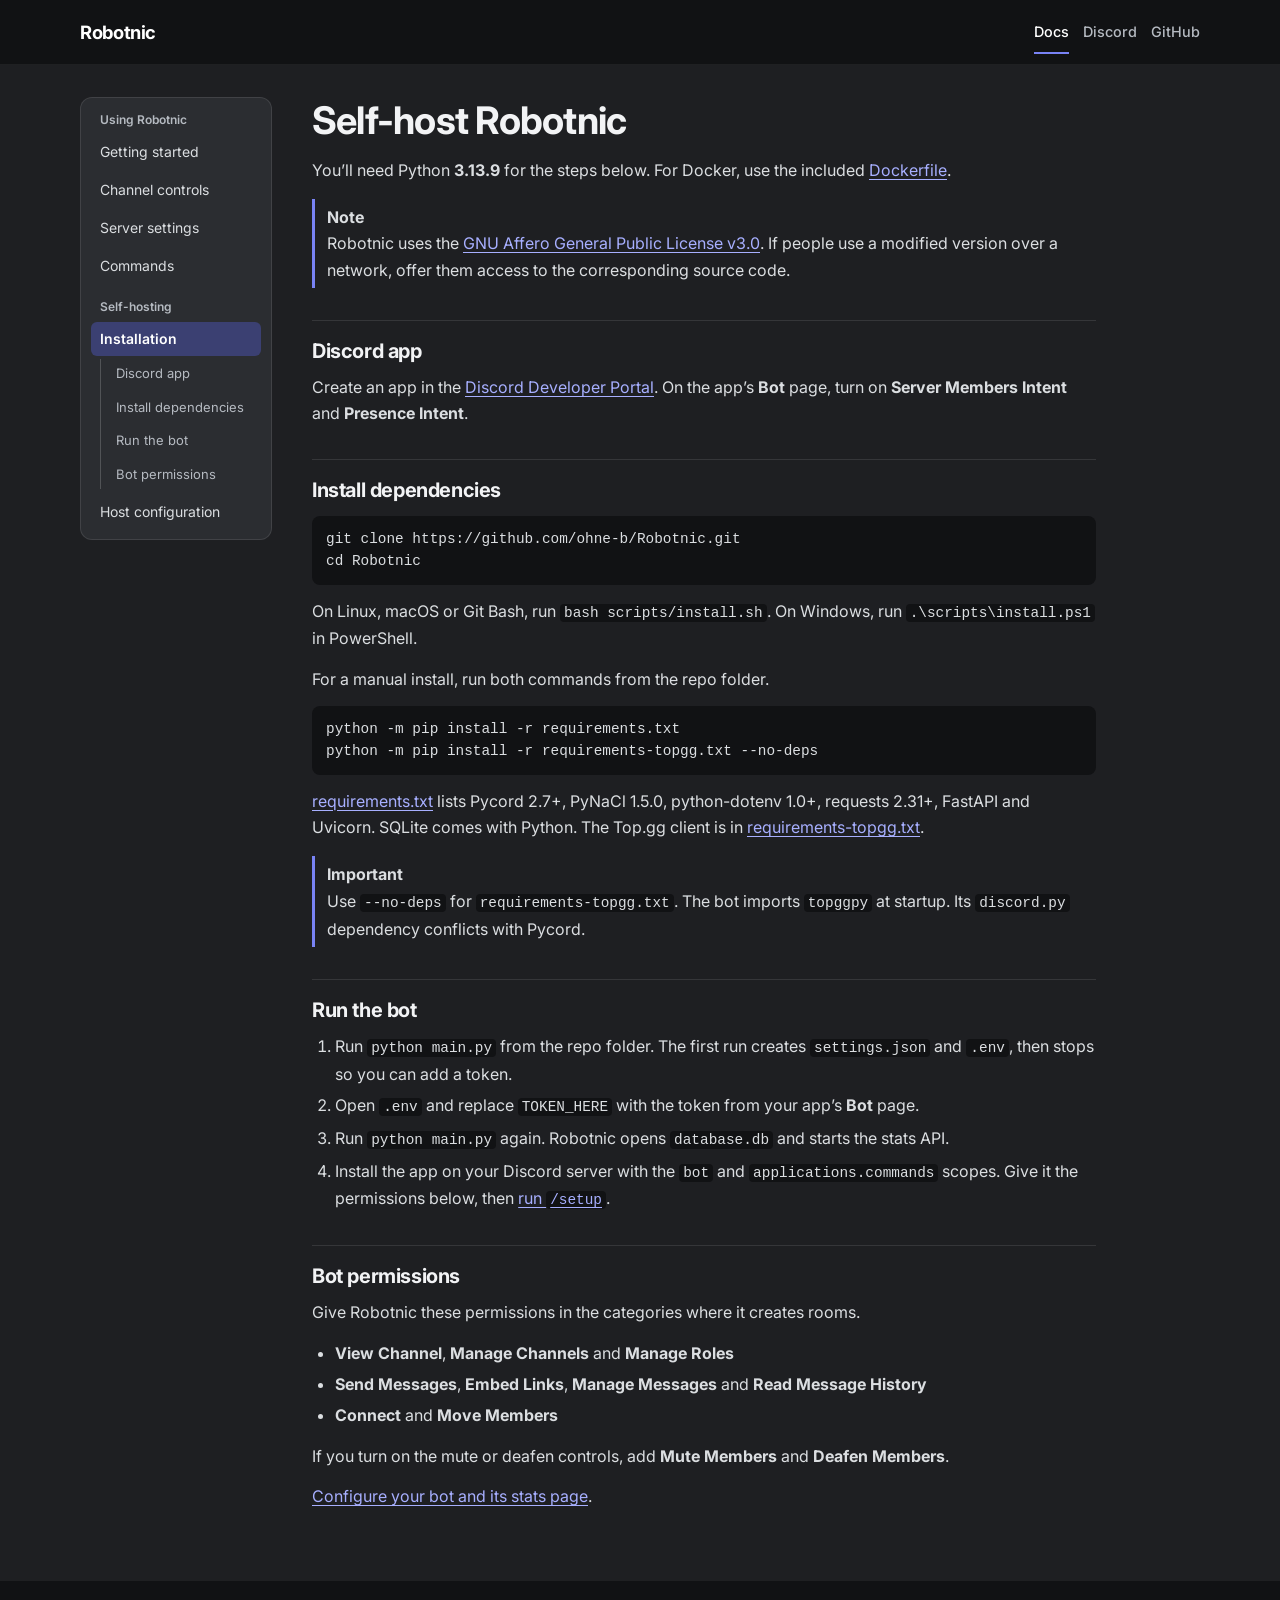
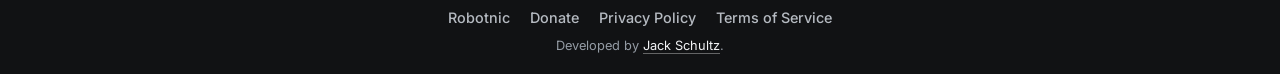
<file: docs/self-hosting.html>
<!DOCTYPE html>
<html lang="en">
<head>
    <meta charset="UTF-8">
    <meta name="viewport" content="width=device-width, initial-scale=1.0">
    <title>Installation | Robotnic Docs</title>
    <meta name="description" content="Install Robotnic, configure a Discord bot token, and run your own instance.">
    <link rel="canonical" href="https://jackschultz.dev/Robotnic/self-hosting.html">
    <link rel="icon" type="image/png" sizes="32x32" href="assets/favicon-rounded.png">
    <meta property="og:type" content="article">
    <meta property="og:title" content="Installation | Robotnic Docs">
    <meta property="og:description" content="Install Robotnic, configure a Discord bot token, and run your own instance.">
    <meta property="og:url" content="https://jackschultz.dev/Robotnic/self-hosting.html">
    <meta name="theme-color" content="#1e1f22">
    <link rel="preconnect" href="https://fonts.googleapis.com">
    <link rel="preconnect" href="https://fonts.gstatic.com" crossorigin>
    <link rel="stylesheet" href="https://fonts.googleapis.com/css2?family=Inter:wght@400;500;600;700&amp;display=swap">
    <link rel="stylesheet" href="scss/main.css">
    <link rel="stylesheet" href="guide.css">
</head>
<body class="docs-page">
<a class="docs-skip" href="#content">Skip to content</a>
<header class="site-nav">
    <nav class="site-nav__inner" aria-label="Primary">
        <a class="site-nav__brand" href="index.html">Robotnic</a>
        <ul class="site-nav__links">
            <li><a class="active" href="getting-started.html" target="_blank" rel="noopener noreferrer">Docs</a></li>
            <li><a href="https://discord.gg/rcAREJyMV5" target="_blank" rel="noopener noreferrer">Discord</a></li>
            <li><a href="https://github.com/jack-schultz/Robotnic" target="_blank" rel="noopener noreferrer">GitHub</a></li>
        </ul>
    </nav>
</header>

<div class="docs-layout">
    <nav class="docs-nav" aria-label="Documentation">
        <div class="docs-nav__groups">
            <div>
                <p>Using Robotnic</p>
                <ul>
                    <li><a href="getting-started.html">Getting started</a></li>
                    <li><a href="channel-controls.html">Channel controls</a></li>
                    <li><a href="server-settings.html">Server settings</a></li>
                    <li><a href="commands.html">Commands</a></li>
                </ul>
            </div>
            <div>
                <p>Self-hosting</p>
                <ul>
                    <li>
                        <a href="self-hosting.html" aria-current="page">Installation</a>
                        <ul class="docs-nav__sections">
                            <li><a href="#discord-app">Discord app</a></li>
                            <li><a href="#install-dependencies">Install dependencies</a></li>
                            <li><a href="#run-the-bot">Run the bot</a></li>
                            <li><a href="#bot-permissions">Bot permissions</a></li>
                        </ul>
                    </li>
                    <li><a href="host-configuration.html">Host configuration</a></li>
                </ul>
            </div>
        </div>
    </nav>
    <main id="content" tabindex="-1">
        <article class="docs-article">
            <h1 id="self-host-robotnic">Self-host Robotnic</h1>
            <p>You’ll need Python <strong>3.13.9</strong> for the steps below. For Docker, use the included <a href="https://github.com/ohne-b/Robotnic/blob/main/Dockerfile">Dockerfile</a>.</p>
            <blockquote>
            <p><strong>Note</strong><br>
            Robotnic uses the <a href="https://github.com/ohne-b/Robotnic/blob/main/LICENSE">GNU Affero General Public License v3.0</a>. If people use a modified version over a network, offer them access to the corresponding source code.</p>
            </blockquote>
            <h2 id="discord-app">Discord app</h2>
            <p>Create an app in the <a href="https://discord.com/developers/applications">Discord Developer Portal</a>. On the app’s <strong>Bot</strong> page, turn on <strong>Server Members Intent</strong> and <strong>Presence Intent</strong>.</p>
            <h2 id="install-dependencies">Install dependencies</h2>
            <pre tabindex="0"><code class="language-sh">git clone https://github.com/ohne-b/Robotnic.git
cd Robotnic
</code></pre>
            <p>On Linux, macOS or Git Bash, run <code>bash scripts/install.sh</code>. On Windows, run <code>.\scripts\install.ps1</code> in PowerShell.</p>
            <p>For a manual install, run both commands from the repo folder.</p>
            <pre tabindex="0"><code class="language-sh">python -m pip install -r requirements.txt
python -m pip install -r requirements-topgg.txt --no-deps
</code></pre>
            <p><a href="https://github.com/ohne-b/Robotnic/blob/main/requirements.txt">requirements.txt</a> lists Pycord 2.7+, PyNaCl 1.5.0, python-dotenv 1.0+, requests 2.31+, FastAPI and Uvicorn. SQLite comes with Python. The Top.gg client is in <a href="https://github.com/ohne-b/Robotnic/blob/main/requirements-topgg.txt">requirements-topgg.txt</a>.</p>
            <blockquote>
            <p><strong>Important</strong><br>
            Use <code>--no-deps</code> for <code>requirements-topgg.txt</code>. The bot imports <code>topggpy</code> at startup. Its <code>discord.py</code> dependency conflicts with Pycord.</p>
            </blockquote>
            <h2 id="run-the-bot">Run the bot</h2>
            <ol>
            <li>Run <code>python main.py</code> from the repo folder. The first run creates <code>settings.json</code> and <code>.env</code>, then stops so you can add a token.</li>
            <li>Open <code>.env</code> and replace <code>TOKEN_HERE</code> with the token from your app’s <strong>Bot</strong> page.</li>
            <li>Run <code>python main.py</code> again. Robotnic opens <code>database.db</code> and starts the stats API.</li>
            <li>Install the app on your Discord server with the <code>bot</code> and <code>applications.commands</code> scopes. Give it the permissions below, then <a href="getting-started.html#add-robotnic">run <code>/setup</code></a>.</li>
            </ol>
            <h2 id="bot-permissions">Bot permissions</h2>
            <p>Give Robotnic these permissions in the categories where it creates rooms.</p>
            <ul>
            <li><strong>View Channel</strong>, <strong>Manage Channels</strong> and <strong>Manage Roles</strong></li>
            <li><strong>Send Messages</strong>, <strong>Embed Links</strong>, <strong>Manage Messages</strong> and <strong>Read Message History</strong></li>
            <li><strong>Connect</strong> and <strong>Move Members</strong></li>
            </ul>
            <p>If you turn on the mute or deafen controls, add <strong>Mute Members</strong> and <strong>Deafen Members</strong>.</p>
            <p><a href="host-configuration.html">Configure your bot and its stats page</a>.</p>
        </article>
    </main>
</div>

<footer class="site-footer">
    <div class="site-footer__inner">
        <div class="site-footer__links">
            <a href="index.html">Robotnic</a>
            <a href="https://ko-fi.com/jackschultzdev/">Donate</a>
            <a href="privacy.html">Privacy Policy</a>
            <a href="tos.html">Terms of Service</a>
        </div>
        <p class="site-footer__note">Developed by <a class="quiet-link" href="https://jackschultz.dev/">Jack Schultz</a>.</p>
    </div>
</footer>
</body>
</html>
</file>
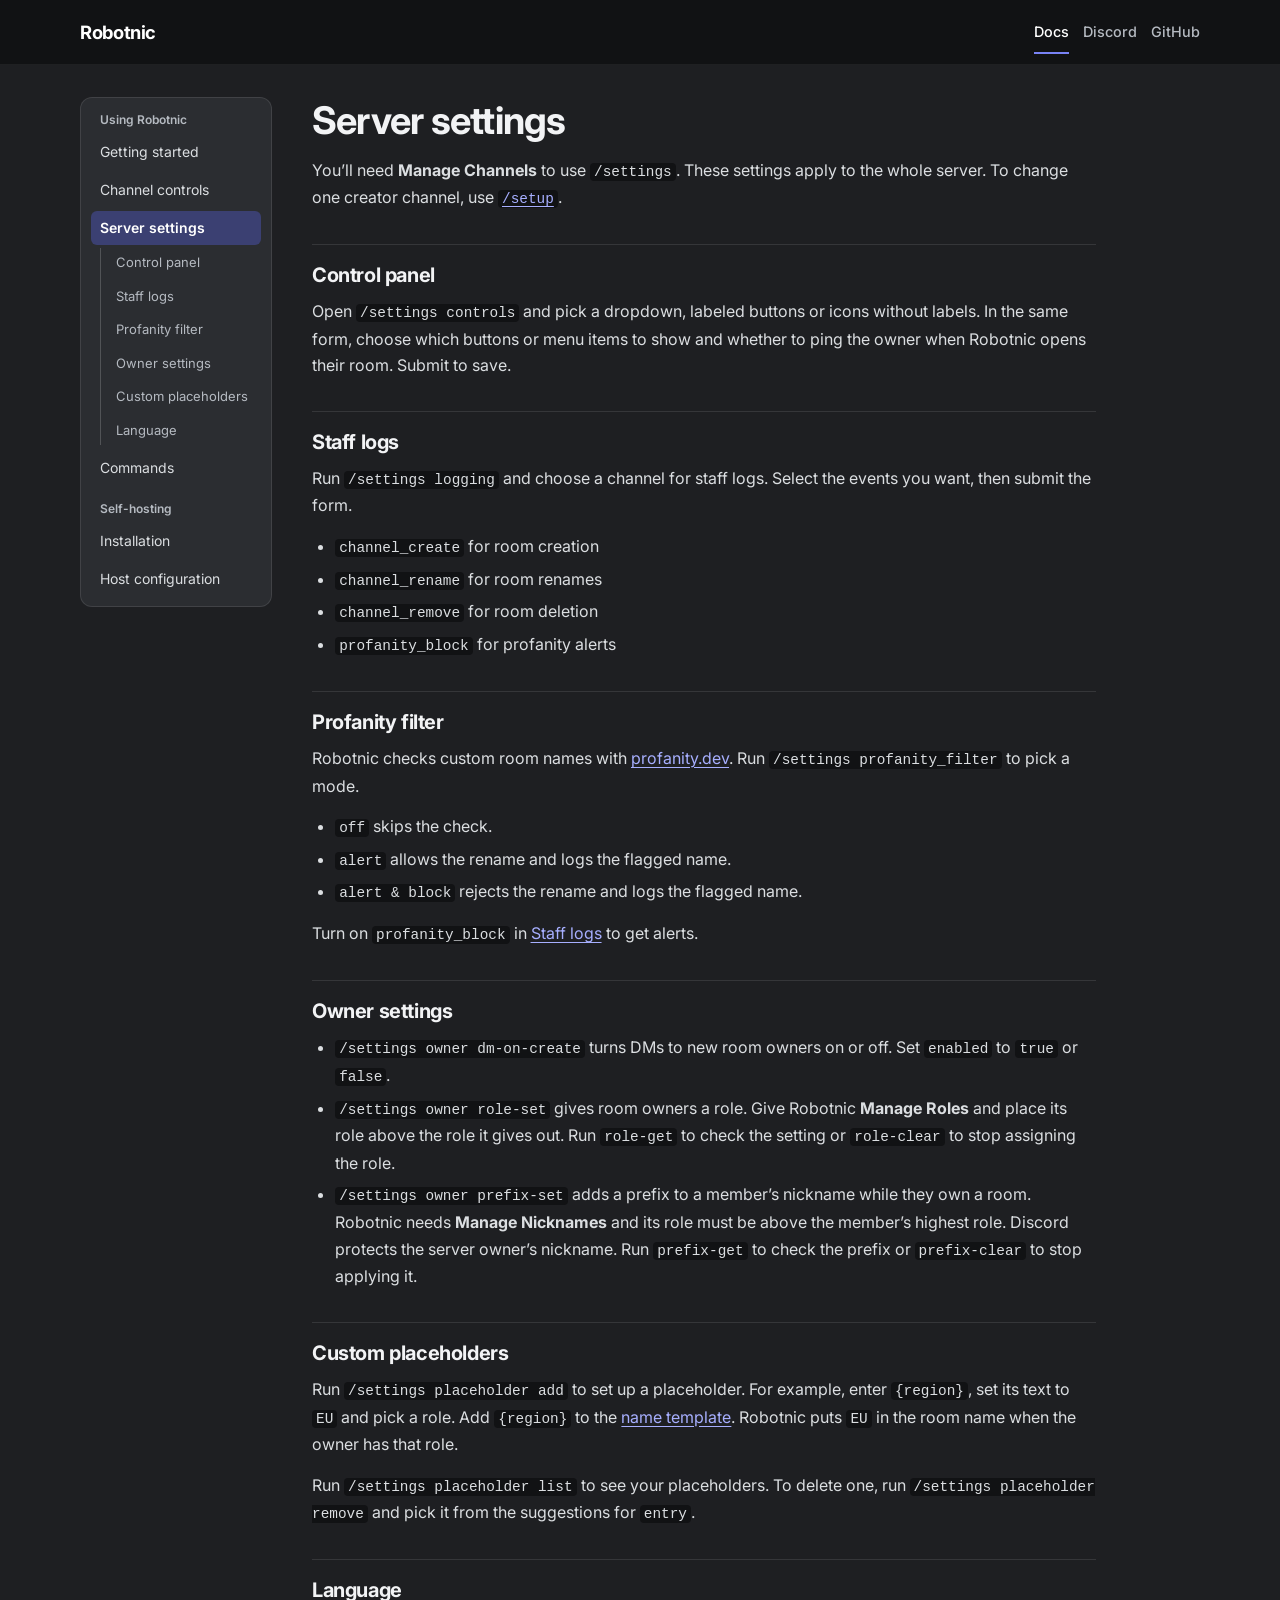
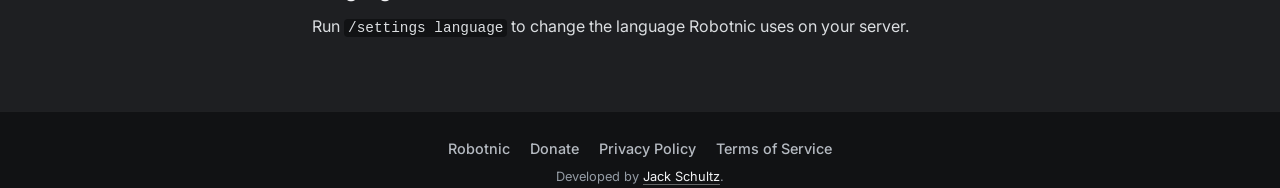
<file: docs/server-settings.html>
<!DOCTYPE html>
<html lang="en">
<head>
    <meta charset="UTF-8">
    <meta name="viewport" content="width=device-width, initial-scale=1.0">
    <title>Server settings | Robotnic Docs</title>
    <meta name="description" content="Configure the room panel, staff logs, name moderation, and owner options in Discord.">
    <link rel="canonical" href="https://jackschultz.dev/Robotnic/server-settings.html">
    <link rel="icon" type="image/png" sizes="32x32" href="assets/favicon-rounded.png">
    <meta property="og:type" content="article">
    <meta property="og:title" content="Server settings | Robotnic Docs">
    <meta property="og:description" content="Configure the room panel, staff logs, name moderation, and owner options in Discord.">
    <meta property="og:url" content="https://jackschultz.dev/Robotnic/server-settings.html">
    <meta name="theme-color" content="#1e1f22">
    <link rel="preconnect" href="https://fonts.googleapis.com">
    <link rel="preconnect" href="https://fonts.gstatic.com" crossorigin>
    <link rel="stylesheet" href="https://fonts.googleapis.com/css2?family=Inter:wght@400;500;600;700&amp;display=swap">
    <link rel="stylesheet" href="scss/main.css">
    <link rel="stylesheet" href="guide.css">
</head>
<body class="docs-page">
<a class="docs-skip" href="#content">Skip to content</a>
<header class="site-nav">
    <nav class="site-nav__inner" aria-label="Primary">
        <a class="site-nav__brand" href="index.html">Robotnic</a>
        <ul class="site-nav__links">
            <li><a class="active" href="getting-started.html" target="_blank" rel="noopener noreferrer">Docs</a></li>
            <li><a href="https://discord.gg/rcAREJyMV5" target="_blank" rel="noopener noreferrer">Discord</a></li>
            <li><a href="https://github.com/jack-schultz/Robotnic" target="_blank" rel="noopener noreferrer">GitHub</a></li>
        </ul>
    </nav>
</header>

<div class="docs-layout">
    <nav class="docs-nav" aria-label="Documentation">
        <div class="docs-nav__groups">
            <div>
                <p>Using Robotnic</p>
                <ul>
                    <li><a href="getting-started.html">Getting started</a></li>
                    <li><a href="channel-controls.html">Channel controls</a></li>
                    <li>
                        <a href="server-settings.html" aria-current="page">Server settings</a>
                        <ul class="docs-nav__sections">
                            <li><a href="#control-panel">Control panel</a></li>
                            <li><a href="#staff-logs">Staff logs</a></li>
                            <li><a href="#profanity-filter">Profanity filter</a></li>
                            <li><a href="#owner-settings">Owner settings</a></li>
                            <li><a href="#custom-placeholders">Custom placeholders</a></li>
                            <li><a href="#language">Language</a></li>
                        </ul>
                    </li>
                    <li><a href="commands.html">Commands</a></li>
                </ul>
            </div>
            <div>
                <p>Self-hosting</p>
                <ul>
                    <li><a href="self-hosting.html">Installation</a></li>
                    <li><a href="host-configuration.html">Host configuration</a></li>
                </ul>
            </div>
        </div>
    </nav>
    <main id="content" tabindex="-1">
        <article class="docs-article">
            <h1 id="server-settings">Server settings</h1>
            <p>You’ll need <strong>Manage Channels</strong> to use <code>/settings</code>. These settings apply to the whole server. To change one creator channel, use <a href="getting-started.html#creator-settings"><code>/setup</code></a>.</p>
            <h2 id="control-panel">Control panel</h2>
            <p>Open <code>/settings controls</code> and pick a dropdown, labeled buttons or icons without labels. In the same form, choose which buttons or menu items to show and whether to ping the owner when Robotnic opens their room. Submit to save.</p>
            <h2 id="staff-logs">Staff logs</h2>
            <p>Run <code>/settings logging</code> and choose a channel for staff logs. Select the events you want, then submit the form.</p>
            <ul>
            <li><code>channel_create</code> for room creation</li>
            <li><code>channel_rename</code> for room renames</li>
            <li><code>channel_remove</code> for room deletion</li>
            <li><code>profanity_block</code> for profanity alerts</li>
            </ul>
            <h2 id="profanity-filter">Profanity filter</h2>
            <p>Robotnic checks custom room names with <a href="https://www.profanity.dev/">profanity.dev</a>. Run <code>/settings profanity_filter</code> to pick a mode.</p>
            <ul>
            <li><code>off</code> skips the check.</li>
            <li><code>alert</code> allows the rename and logs the flagged name.</li>
            <li><code>alert &amp; block</code> rejects the rename and logs the flagged name.</li>
            </ul>
            <p>Turn on <code>profanity_block</code> in <a href="#staff-logs">Staff logs</a> to get alerts.</p>
            <h2 id="owner-settings">Owner settings</h2>
            <ul>
            <li><code>/settings owner dm-on-create</code> turns DMs to new room owners on or off. Set <code>enabled</code> to <code>true</code> or <code>false</code>.</li>
            <li><code>/settings owner role-set</code> gives room owners a role. Give Robotnic <strong>Manage Roles</strong> and place its role above the role it gives out. Run <code>role-get</code> to check the setting or <code>role-clear</code> to stop assigning the role.</li>
            <li><code>/settings owner prefix-set</code> adds a prefix to a member’s nickname while they own a room. Robotnic needs <strong>Manage Nicknames</strong> and its role must be above the member’s highest role. Discord protects the server owner’s nickname. Run <code>prefix-get</code> to check the prefix or <code>prefix-clear</code> to stop applying it.</li>
            </ul>
            <h2 id="custom-placeholders">Custom placeholders</h2>
            <p>Run <code>/settings placeholder add</code> to set up a placeholder. For example, enter <code>{region}</code>, set its text to <code>EU</code> and pick a role. Add <code>{region}</code> to the <a href="getting-started.html#name-templates">name template</a>. Robotnic puts <code>EU</code> in the room name when the owner has that role.</p>
            <p>Run <code>/settings placeholder list</code> to see your placeholders. To delete one, run <code>/settings placeholder remove</code> and pick it from the suggestions for <code>entry</code>.</p>
            <h2 id="language">Language</h2>
            <p>Run <code>/settings language</code> to change the language Robotnic uses on your server.</p>
        </article>
    </main>
</div>

<footer class="site-footer">
    <div class="site-footer__inner">
        <div class="site-footer__links">
            <a href="index.html">Robotnic</a>
            <a href="https://ko-fi.com/jackschultzdev/">Donate</a>
            <a href="privacy.html">Privacy Policy</a>
            <a href="tos.html">Terms of Service</a>
        </div>
        <p class="site-footer__note">Developed by <a class="quiet-link" href="https://jackschultz.dev/">Jack Schultz</a>.</p>
    </div>
</footer>
</body>
</html>
</file>
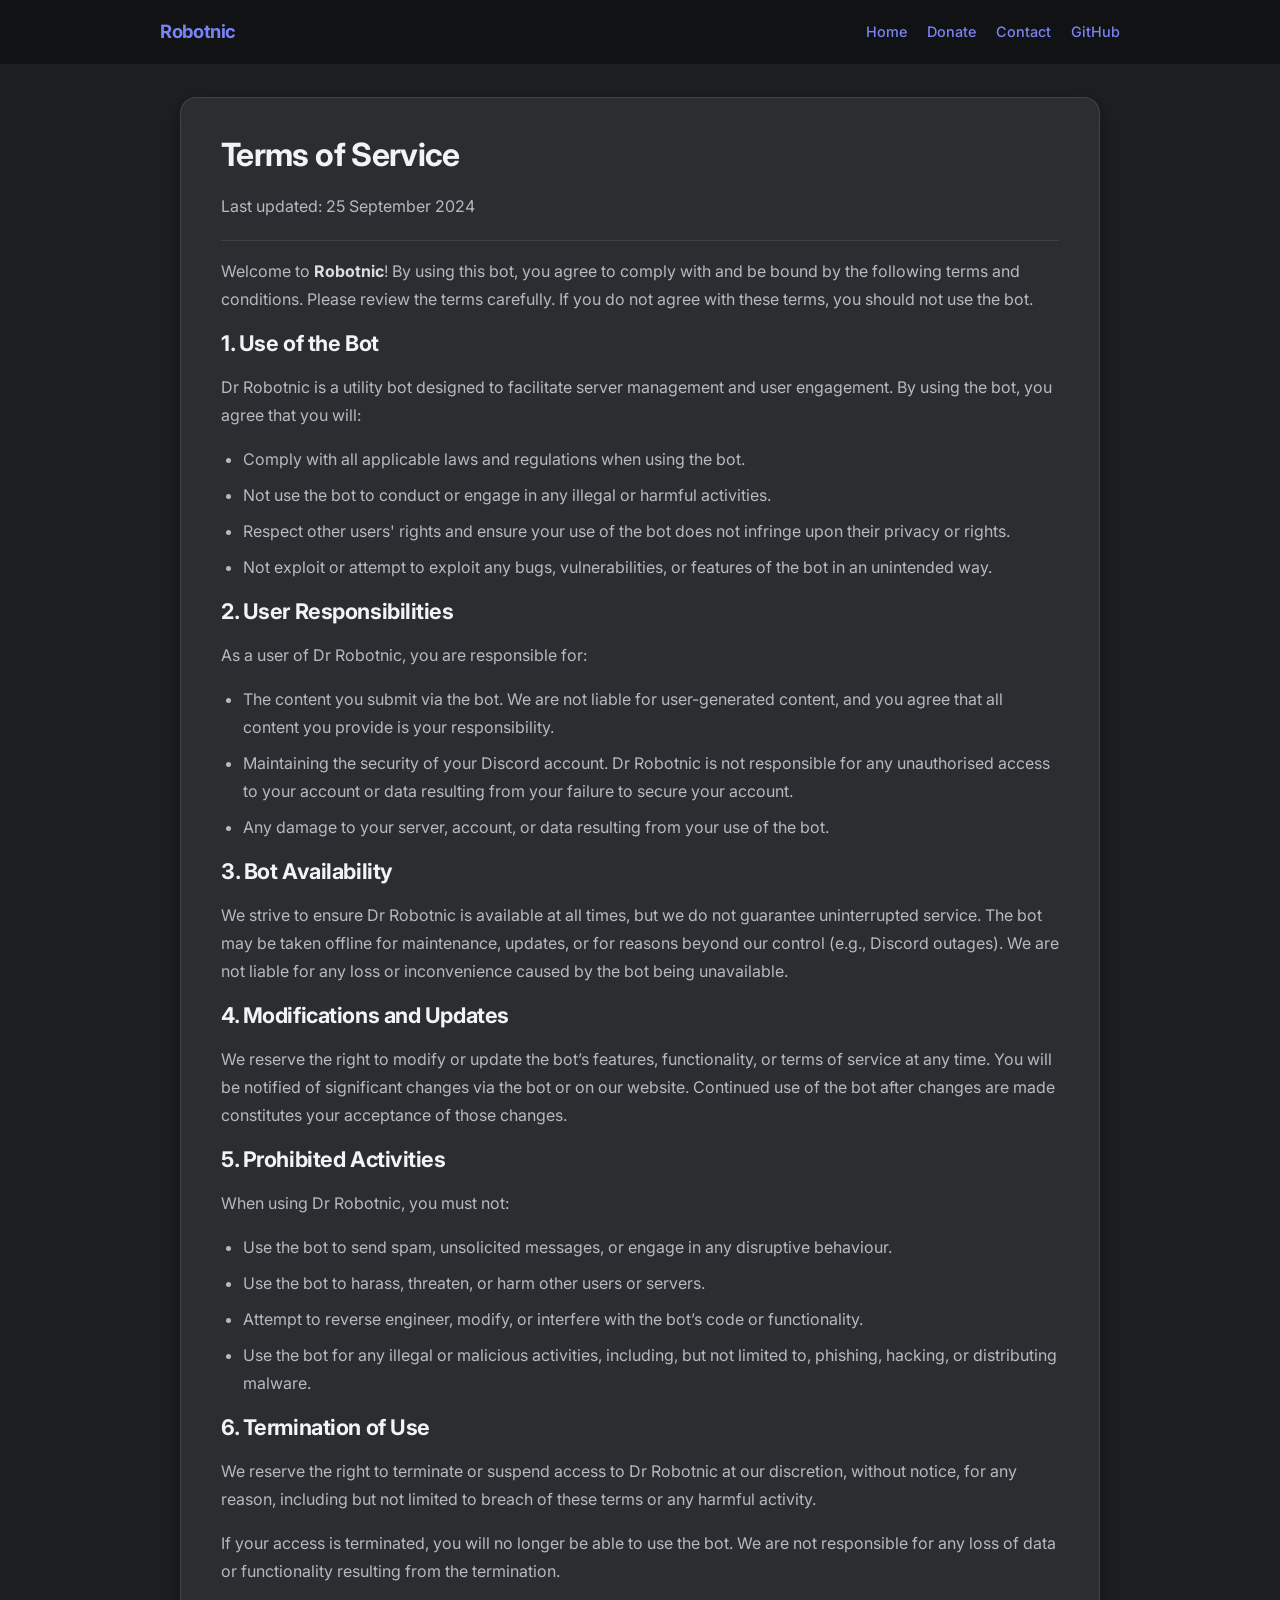
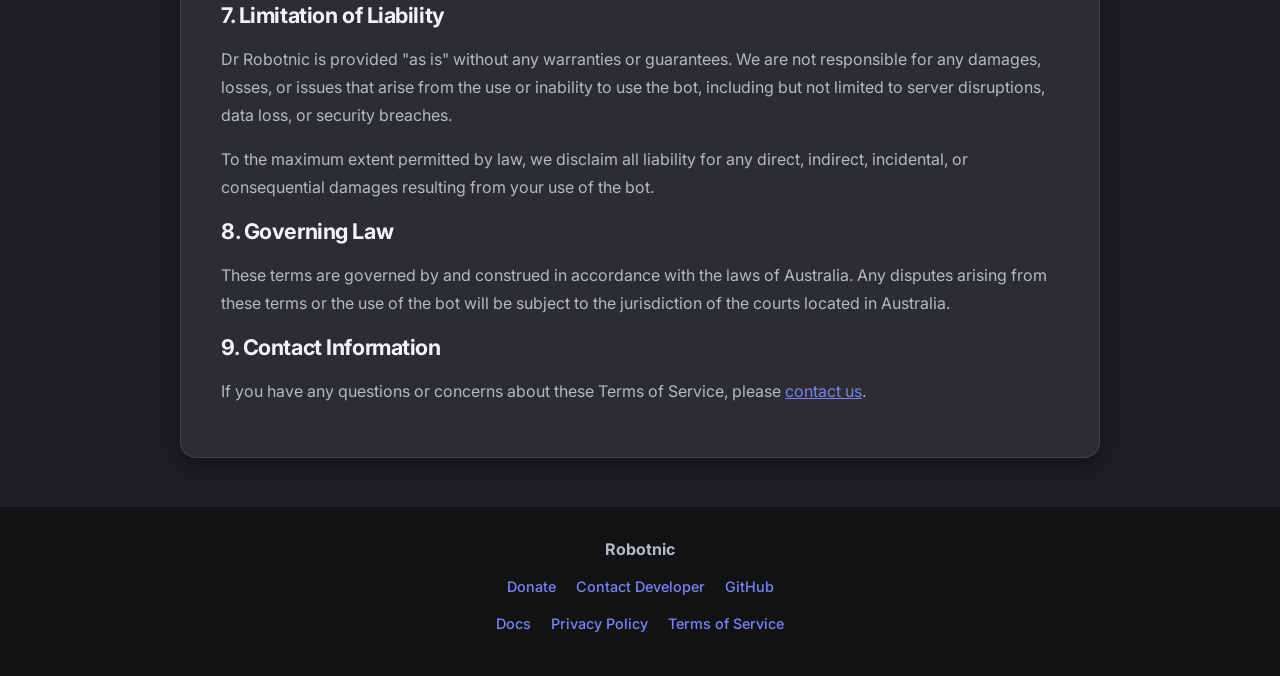
<file: docs/tos.html>
<!DOCTYPE html>
<html lang="en">
<head>
    <meta charset="UTF-8">
    <meta name="viewport" content="width=device-width, initial-scale=1.0">
    <title>Robotnic – Terms of Service for Discord Bot</title>
    <link rel="icon" type="image/png" sizes="32x32" href="assets/favicon-rounded.png">
    <meta name="description" content="Read the Terms of Service for Robotnic, a Discord bot for dynamic voice channels, including acceptable use, limitations of liability, and governing law.">
    <link rel="canonical" href="https://jackschultz.dev/robotnic/tos.html">
    <meta property="og:type" content="article">
    <meta property="og:title" content="Robotnic – Terms of Service">
    <meta property="og:description" content="The rules and conditions for using the Robotnic Discord bot in your servers.">
    <meta property="og:url" content="https://jackschultz.dev/robotnic/tos.html">
    <meta property="og:site_name" content="Robotnic">
    <meta name="twitter:card" content="summary">
    <meta name="twitter:title" content="Robotnic – Terms of Service">
    <meta name="twitter:description" content="Understand your responsibilities and our limitations when using Robotnic.">
    <link rel="preconnect" href="https://fonts.googleapis.com">
    <link rel="preconnect" href="https://fonts.gstatic.com" crossorigin>
    <link href="https://fonts.googleapis.com/css2?family=Inter:wght@400;500;600;700&display=swap" rel="stylesheet">
    <link rel="stylesheet" href="scss/main.css">
</head>
<body>
<nav class="site-nav">
    <div class="site-nav__inner">
        <a href="index.html" class="site-nav__brand">Robotnic</a>
        <ul class="site-nav__links">
            <li><a href="index.html">Home</a></li>
            <li><a href="https://ko-fi.com/jackschultzdev/" target="_blank">Donate</a></li>
            <li><a href="https://jackschultz.dev/contact.html" target="_blank">Contact</a></li>
            <li><a href="https://github.com/jack-schultz/Robotnic" target="_blank">GitHub</a></li>
        </ul>
    </div>
</nav>

<main>
    <article class="legal">
    <h1>Terms of Service</h1>
    <p class="legal__meta">Last updated: 25 September 2024</p>

    <p>Welcome to <strong>Robotnic</strong>! By using this bot, you agree to comply with and be bound by the following terms and conditions. Please review the terms carefully. If you do not agree with these terms, you should not use the bot.</p>

    <h2>1. Use of the Bot</h2>
    <p>Dr Robotnic is a utility bot designed to facilitate server management and user engagement. By using the bot, you agree that you will:</p>
    <ul>
        <li>Comply with all applicable laws and regulations when using the bot.</li>
        <li>Not use the bot to conduct or engage in any illegal or harmful activities.</li>
        <li>Respect other users' rights and ensure your use of the bot does not infringe upon their privacy or rights.</li>
        <li>Not exploit or attempt to exploit any bugs, vulnerabilities, or features of the bot in an unintended way.</li>
    </ul>

    <h2>2. User Responsibilities</h2>
    <p>As a user of Dr Robotnic, you are responsible for:</p>
    <ul>
        <li>The content you submit via the bot. We are not liable for user-generated content, and you agree that all content you provide is your responsibility.</li>
        <li>Maintaining the security of your Discord account. Dr Robotnic is not responsible for any unauthorised access to your account or data resulting from your failure to secure your account.</li>
        <li>Any damage to your server, account, or data resulting from your use of the bot.</li>
    </ul>

    <h2>3. Bot Availability</h2>
    <p>We strive to ensure Dr Robotnic is available at all times, but we do not guarantee uninterrupted service. The bot may be taken offline for maintenance, updates, or for reasons beyond our control (e.g., Discord outages). We are not liable for any loss or inconvenience caused by the bot being unavailable.</p>

    <h2>4. Modifications and Updates</h2>
    <p>We reserve the right to modify or update the bot’s features, functionality, or terms of service at any time. You will be notified of significant changes via the bot or on our website. Continued use of the bot after changes are made constitutes your acceptance of those changes.</p>

    <h2>5. Prohibited Activities</h2>
    <p>When using Dr Robotnic, you must not:</p>
    <ul>
        <li>Use the bot to send spam, unsolicited messages, or engage in any disruptive behaviour.</li>
        <li>Use the bot to harass, threaten, or harm other users or servers.</li>
        <li>Attempt to reverse engineer, modify, or interfere with the bot’s code or functionality.</li>
        <li>Use the bot for any illegal or malicious activities, including, but not limited to, phishing, hacking, or distributing malware.</li>
    </ul>

    <h2>6. Termination of Use</h2>
    <p>We reserve the right to terminate or suspend access to Dr Robotnic at our discretion, without notice, for any reason, including but not limited to breach of these terms or any harmful activity.</p>
    <p>If your access is terminated, you will no longer be able to use the bot. We are not responsible for any loss of data or functionality resulting from the termination.</p>

    <h2>7. Limitation of Liability</h2>
    <p>Dr Robotnic is provided "as is" without any warranties or guarantees. We are not responsible for any damages, losses, or issues that arise from the use or inability to use the bot, including but not limited to server disruptions, data loss, or security breaches.</p>
    <p>To the maximum extent permitted by law, we disclaim all liability for any direct, indirect, incidental, or consequential damages resulting from your use of the bot.</p>

    <h2>8. Governing Law</h2>
    <p>These terms are governed by and construed in accordance with the laws of Australia. Any disputes arising from these terms or the use of the bot will be subject to the jurisdiction of the courts located in Australia.</p>

    <h2>9. Contact Information</h2>
    <p>If you have any questions or concerns about these Terms of Service, please <a href="https://jackschultz.dev/contact.html">contact us</a>.</p>
    </article>
</main>

<footer class="site-footer">
    <div class="site-footer__inner">
        <p class="site-footer__brand">Robotnic</p>
        <div class="site-footer__links">
            <a href="https://ko-fi.com/jackschultzdev/" target="_blank">Donate</a>
            <a href="https://jackschultz.dev/contact.html">Contact Developer</a>
            <a href="https://github.com/jack-schultz/Robotnic">GitHub</a>
        </div>
        <div class="site-footer__links">
            <a href="getting-started.html">Docs</a>
            <a href="privacy.html">Privacy Policy</a>
            <a href="tos.html">Terms of Service</a>
        </div>
    </div>
</footer>
</body>
</html>
</file>
<file: docs/scss/main.css>
.site-nav {
  background-color: #111214;
  border-bottom: 1px solid rgba(255, 255, 255, 0.06);
  padding: 0 20px;
}
.site-nav__inner {
  max-width: 960px;
  margin: 0 auto;
  display: flex;
  align-items: center;
  justify-content: space-between;
  gap: 24px;
  min-height: 64px;
}
.site-nav__brand {
  color: #ffffff;
  text-decoration: none;
  font-weight: 700;
  font-size: 1.15rem;
  letter-spacing: -0.02em;
  white-space: nowrap;
}
.site-nav__brand:hover {
  color: #949cf0;
}
.site-nav__links {
  list-style: none;
  margin: 0;
  padding: 0;
  display: flex;
  flex-wrap: wrap;
  gap: 6px 20px;
  justify-content: flex-end;
}
.site-nav__links a {
  color: #b5bac1;
  text-decoration: none;
  font-size: 0.9rem;
  font-weight: 500;
  padding: 6px 0;
  border-bottom: 2px solid transparent;
  transition: color 0.15s ease, border-color 0.15s ease;
}
.site-nav__links a:hover {
  color: #f2f3f5;
}
.site-nav__links a.active {
  color: #ffffff;
  border-bottom-color: #7983f5;
}

@media (max-width: 600px) {
  .site-nav__inner {
    flex-direction: column;
    align-items: flex-start;
    padding: 14px 0;
    min-height: auto;
  }
  .site-nav__links {
    justify-content: flex-start;
  }
}
.site-footer {
  background-color: #111214;
  border-top: 1px solid rgba(255, 255, 255, 0.06);
  padding: 28px 20px;
  margin-top: auto;
}
.site-footer__inner {
  max-width: 960px;
  margin: 0 auto;
  text-align: center;
}
.site-footer__brand {
  margin: 0 0 12px;
  color: #ffffff;
  font-weight: 700;
  font-size: 1rem;
}
.site-footer__links {
  display: flex;
  flex-wrap: wrap;
  justify-content: center;
  gap: 8px 20px;
  margin-bottom: 12px;
}
.site-footer__links a {
  color: #b5bac1;
  text-decoration: none;
  font-size: 0.9rem;
  font-weight: 500;
}
.site-footer__links a:hover {
  color: #f2f3f5;
}
.site-footer__note {
  margin: 0;
  font-size: 0.8rem;
  color: #949ba4;
}

*,
*::before,
*::after {
  box-sizing: border-box;
}

body:has(.legal) {
  font-family: "Inter", system-ui, -apple-system, BlinkMacSystemFont, "Segoe UI", sans-serif;
  margin: 0;
  padding: 0;
  background-color: #1e1f22;
  color: #dbdee1;
  line-height: 1.7;
  min-height: 100vh;
  display: flex;
  flex-direction: column;
  -webkit-font-smoothing: antialiased;
  color-scheme: dark;
}
body:has(.legal) main {
  flex: 1;
  padding: 32px 20px 48px;
  max-width: 960px;
  width: 100%;
  margin: 0 auto;
}
body:has(.legal) h1, body:has(.legal) h2, body:has(.legal) h3 {
  color: #f2f3f5;
  margin-top: 0;
  line-height: 1.3;
  letter-spacing: -0.02em;
}
body:has(.legal) h1 {
  font-size: 2rem;
}
body:has(.legal) h2 {
  font-size: 1.35rem;
  margin-bottom: 12px;
}
body:has(.legal) h3 {
  font-size: 1.05rem;
}
body:has(.legal) p {
  line-height: 1.75;
  color: #b5bac1;
  font-size: 1rem;
}
body:has(.legal) a {
  color: #7983f5;
}
body:has(.legal) a:hover {
  color: #949cf0;
}
body:has(.legal) code {
  font-family: Menlo, Monaco, Consolas, "Courier New", monospace;
  font-size: 0.9rem;
  background: #313338;
  color: #dbdee1;
  padding: 2px 6px;
  border-radius: 4px;
  border: 1px solid rgba(255, 255, 255, 0.06);
}
@media (max-width: 720px) {
  body:has(.legal) main {
    padding: 24px 16px 40px;
  }
}

/* Legal / content pages */
.legal {
  background: #2b2d31;
  border-radius: 16px;
  padding: 36px 40px;
  border: 1px solid rgba(255, 255, 255, 0.1);
  -webkit-box-shadow: 0 8px 24px rgba(0, 0, 0, 0.4);
  -moz-box-shadow: 0 8px 24px rgba(0, 0, 0, 0.4);
  box-shadow: 0 8px 24px rgba(0, 0, 0, 0.4);
}

.legal__meta {
  font-size: 0.9rem;
  color: #b5bac1;
  margin-bottom: 24px;
  padding-bottom: 20px;
  border-bottom: 1px solid rgba(255, 255, 255, 0.1);
}

.legal h1 {
  margin-bottom: 8px;
  color: #f2f3f5;
}

.legal h2 {
  margin-top: 28px;
  margin-bottom: 10px;
  font-size: 1.15rem;
  color: #f2f3f5;
}

.legal ul {
  padding-left: 1.4rem;
  color: #b5bac1;
  line-height: 1.75;
}

.legal li {
  margin-bottom: 8px;
}

.legal p {
  margin-bottom: 16px;
  font-size: 1rem;
  line-height: 1.75;
}

.legal strong {
  color: #dbdee1;
}

.legal a {
  color: #7983f5;
}
.legal a:hover {
  color: #949cf0;
}

@media (max-width: 720px) {
  .legal {
    padding: 24px 20px;
  }
}
body {
  margin: 0;
  background: #1e1f22;
  color: #dbdee1;
  font-family: Inter, system-ui, -apple-system, BlinkMacSystemFont, "Segoe UI", sans-serif;
}

#demo, #included, #stats, #chat-pane {
  scroll-margin-top: 76px;
}

.stat-card__value {
  display: block;
  font-size: 1.75rem;
  font-weight: 700;
  color: #f2f3f5;
  letter-spacing: -0.03em;
  line-height: 1.1;
}

.stats__note {
  margin: 14px 0 0;
  font-size: 0.875rem;
  color: #949ba4;
}

.quiet-link {
  color: #f2f3f5;
  text-decoration: underline;
  text-decoration-color: rgba(255, 255, 255, 0.35);
  text-underline-offset: 3px;
}

.quiet-link:hover {
  text-decoration-color: #fff;
}

.embed-link {
  color: #00a8fc;
}

.embed-link:hover {
  text-decoration: underline;
}

code {
  font-family: ui-monospace, SFMono-Regular, Menlo, Consolas, monospace;
  font-size: 0.9em;
  background: #2b2d31;
  padding: 0 4px;
  border-radius: 3px;
}

.chan {
  display: flex;
  align-items: center;
  gap: 6px;
  width: 100%;
  text-align: left;
  padding: 6px 8px;
  border: 0;
  border-radius: 4px;
  background: transparent;
  color: #949ba4;
  font-size: 15px;
  line-height: 1.25;
  cursor: pointer;
}

.chan:hover {
  background: #35373c;
  color: #dbdee1;
}

.chan.is-selected,
.chan.is-selected:hover {
  background: #404249;
  color: #fff;
}

.dc-btn {
  display: inline-flex;
  align-items: center;
  justify-content: center;
  gap: 6px;
  height: 32px;
  padding: 0 12px;
  border: 0;
  border-radius: 3px;
  color: #fff;
  font-size: 14px;
  font-weight: 500;
  line-height: 1;
  cursor: pointer;
  white-space: nowrap;
}

.dc-btn--small {
  height: 28px;
  padding: 0 10px;
  font-size: 13px;
}

.dc-btn--secondary {
  --dc-bg: #4e5058;
  background: var(--dc-bg);
}

.dc-btn--secondary:hover {
  background: #6d6f78;
}

.dc-btn--primary {
  --dc-bg: #5865f2;
  background: var(--dc-bg);
}

.dc-btn--primary:hover {
  background: #4752c4;
}

.dc-btn--success {
  --dc-bg: #248046;
  background: var(--dc-bg);
}

.dc-btn--success:hover {
  background: #1a6334;
}

.dc-btn--danger {
  --dc-bg: #da373c;
  background: var(--dc-bg);
}

.dc-btn--danger:hover {
  background: #a12828;
}

.dc-btn:disabled {
  opacity: 0.45;
  cursor: not-allowed;
}

.dc-btn:disabled:hover {
  background: var(--dc-bg);
}

.is-hidden {
  display: none !important;
}

.logs-label-hide {
  display: none;
}

.logs-label-rail {
  display: none;
  width: 8px;
  height: 8px;
  border-left: 2px solid currentColor;
  border-bottom: 2px solid currentColor;
  transform: rotate(45deg);
}

#logs-column {
  transition: height 0.28s ease;
}

#logs-column #log-scroll {
  display: block;
}

#logs-column[data-open=true] {
  height: 20rem;
  align-self: stretch;
}

#logs-column[data-open=true] #staff-logs {
  height: 100%;
}

#logs-column[data-open=true] #logs-bar {
  border-bottom: 1px solid rgba(0, 0, 0, 0.4);
}

#logs-column[data-open=true] .logs-label-show {
  display: none;
}

#logs-column[data-open=true] .logs-label-hide {
  display: inline;
}

#logs-column[data-open=false] {
  height: 2.5rem;
  align-self: flex-start;
}

#logs-column[data-open=false] #staff-logs {
  position: relative;
  inset: auto;
  height: 100%;
}

#logs-column[data-open=false] #logs-bar {
  border-bottom: 0;
}

#logs-column[data-open=false] .logs-label-show {
  display: inline;
}

#logs-column[data-open=false] .logs-label-hide {
  display: none;
}

@media (min-width: 1024px) {
  #logs-column {
    width: 18rem;
    min-width: 18rem;
    max-width: 18rem;
    transition: width 0.28s ease, min-width 0.28s ease, max-width 0.28s ease;
  }
  #logs-column:not(.is-rail) #logs-bar {
    border-bottom: 1px solid rgba(0, 0, 0, 0.4);
  }
  #logs-column:not(.is-rail) .logs-label-show,
  #logs-column:not(.is-rail) .logs-label-rail {
    display: none;
  }
  #logs-column:not(.is-rail) .logs-label-hide {
    display: inline;
  }
  #logs-column[data-open=true] {
    height: auto;
  }
  #logs-column:not(.is-rail) #staff-logs {
    position: absolute;
    top: 0;
    bottom: 0;
    right: 0;
    left: auto;
    width: 18rem;
    height: auto;
  }
  #logs-column[data-open=false] {
    width: 2.5rem;
    min-width: 2.5rem;
    max-width: 2.5rem;
    height: auto;
    align-self: stretch;
  }
  #logs-column.is-rail #staff-logs {
    position: absolute;
    inset: 0;
    width: auto;
    height: auto;
  }
  #logs-column.is-rail #log-scroll {
    display: none;
  }
  #logs-column.is-rail #logs-bar {
    flex-direction: column;
    align-items: center;
    justify-content: flex-start;
    gap: 10px;
    width: 100%;
    height: 100%;
    padding: 8px 0;
    border-bottom: 0;
  }
  #logs-column.is-rail #logs-bar > span {
    display: none;
  }
  #logs-column.is-rail #logs-bar h3 {
    writing-mode: vertical-lr;
    padding: 0;
  }
  #logs-column.is-rail #logs-toggle {
    order: -1;
    margin-left: 0;
    width: 28px;
    padding: 0;
  }
  #logs-column.is-rail .logs-label-show,
  #logs-column.is-rail .logs-label-hide {
    display: none;
  }
  #logs-column.is-rail .logs-label-rail {
    display: block;
  }
}
@media (min-width: 1280px) {
  #logs-column:not([data-open=false]) {
    width: 20rem;
    min-width: 20rem;
    max-width: 20rem;
  }
  #logs-column:not(.is-rail) #staff-logs {
    width: 20rem;
  }
}
#owner-mention {
  transition: opacity 0.3s linear;
}

#owner-mention.is-fading {
  opacity: 0;
}

#modal {
  display: none;
}

#modal.is-open {
  display: flex;
  align-items: center;
  justify-content: center;
}

.discord-scroll {
  scrollbar-width: thin;
  scrollbar-color: #1a1b1e transparent;
}

.discord-scroll::-webkit-scrollbar {
  width: 8px;
  height: 8px;
}

.discord-scroll::-webkit-scrollbar-thumb {
  background: #1a1b1e;
  border-radius: 4px;
}

.field-input {
  width: 100%;
  height: 40px;
  padding: 0 12px;
  border: 0;
  border-radius: 3px;
  background: #1e1f22;
  color: #dbdee1;
}

.field-input:focus {
  outline: 2px solid #5865f2;
  outline-offset: 0;
}

:focus-visible {
  outline: 2px solid #5865f2;
  outline-offset: 2px;
}

.nav-btn {
  display: inline-flex;
  align-items: center;
  justify-content: center;
  gap: 6px;
  height: 32px;
  padding: 0 12px;
  border: 0;
  border-radius: 8px;
  color: #fff;
  font-size: 14px;
  font-weight: 600;
  line-height: 1;
  box-shadow: 0 1px 2px rgba(0, 0, 0, 0.4);
  transition: background-color 0.15s ease, transform 0.15s ease, box-shadow 0.15s ease;
}

.nav-btn--large {
  height: 44px;
  padding: 0 16px;
}

.nav-btn svg {
  width: 14px;
  height: 14px;
  flex: none;
  fill: currentColor;
}

.nav-btn:hover {
  transform: translateY(-1px);
  box-shadow: 0 6px 14px rgba(0, 0, 0, 0.35);
}

.nav-btn--add {
  background: #23a559;
}

.nav-btn--add:hover {
  background: #1a6334;
}

.nav-btn--support {
  background: #5865f2;
}

.nav-btn--support:hover {
  background: #4752c4;
}

.nav-btn--tip {
  background: #eb459e;
}

.nav-btn--tip:hover {
  background: #c73686;
}

.nav-btn--code {
  background: #3a3d44;
  box-shadow: inset 0 0 0 1px rgba(255, 255, 255, 0.16), 0 1px 2px rgba(0, 0, 0, 0.4);
}

.nav-btn--code:hover {
  background: #4e5058;
}

.nav-btn--commands {
  background: #2b6cb0;
}

.nav-btn--commands:hover {
  background: #245a94;
}

.nav-btn--star {
  background: #f5c518;
  color: #1e1f22;
}

.nav-btn--star:hover {
  background: #e0b400;
}

.nav-btn--contribute {
  background: #0e7490;
}

.nav-btn--contribute:hover {
  background: #0a5c72;
}

.creator-bubble {
  position: absolute;
  right: 8px;
  width: max-content;
  z-index: 2;
  pointer-events: none;
  visibility: hidden;
}

.creator-bubble.is-placed {
  visibility: visible;
}

.creator-bubble.is-offscreen {
  visibility: hidden;
}

.creator-bubble__body {
  width: max-content;
  background: #111214;
  border-radius: 12px;
  padding: 8px 10px;
  box-shadow: 0 0 0 1px rgba(255, 255, 255, 0.08);
}

.creator-bubble dt,
.creator-bubble dd {
  white-space: nowrap;
}

.creator-bubble code {
  background: #2b2d31;
}

.creator-bubble__tail {
  position: absolute;
  width: 10px;
  height: 10px;
  background: #111214;
  right: -6px;
  top: 50%;
  transform: translateY(-50%) rotate(45deg);
  box-shadow: 1px -1px 0 rgba(255, 255, 255, 0.08);
}

.creator-bubble.is-inline {
  position: relative;
  left: auto;
  right: auto;
  top: auto !important;
  width: auto;
  flex: 1;
  min-width: 0;
  max-width: 100%;
  transition: opacity 0.22s ease, flex-grow 0.28s ease, flex-basis 0.28s ease, max-width 0.28s ease;
}

.creator-bubble.is-inline .creator-bubble__body {
  width: auto;
  padding: 4px 6px;
  border-radius: 8px;
}

.creator-bubble.is-inline dl {
  column-gap: 6px;
  row-gap: 0;
  line-height: 1.15;
}

.creator-bubble.is-inline .creator-bubble__tail {
  right: auto;
  left: -5px;
  top: 50% !important;
  box-shadow: -1px 1px 0 rgba(255, 255, 255, 0.08);
}

.creator-slot {
  transition: gap 0.28s ease;
}

.creator-slot > .chan {
  width: auto;
  flex: none;
  max-width: 46%;
  transition: max-width 0.28s ease;
}

.labels-label-show {
  display: none;
}

#creator-bubbles {
  overflow: hidden;
}

#creator-bubbles.is-ready {
  transition: width 0.28s ease, opacity 0.22s ease, margin-right 0.28s ease;
}

#mock-row[data-open=false] .labels-label-show {
  display: inline;
}

#mock-row[data-open=false] .labels-label-hide {
  display: none;
}

#mock-row[data-open=false] #creator-bubbles {
  opacity: 0;
  margin-right: -0.5rem;
  pointer-events: none;
}

#mock-row[data-open=false] .creator-bubble.is-inline {
  opacity: 0;
  flex: 0 0 0px;
  max-width: 0;
  overflow: hidden;
  pointer-events: none;
}

#mock-row[data-open=false] .creator-slot {
  gap: 0;
}

#mock-row[data-open=false] .creator-slot > .chan {
  max-width: 100%;
  flex: 1;
  width: 100%;
}

@media (prefers-reduced-motion: reduce) {
  #logs-column,
  #creator-bubbles,
  .creator-bubble.is-inline,
  .creator-slot,
  .creator-slot > .chan {
    transition: none;
  }
}
body:has(.legal) :focus-visible {
  outline: revert;
  outline-offset: revert;
}

/*# sourceMappingURL=main.css.map */

.stat-pill[aria-pressed="true"],
.range-btn[aria-pressed="true"] {
  border-color: #5865f2;
  background: rgba(88, 101, 242, 0.18);
  color: #fff;
}
</file>
<file: docs/guide.css>
.docs-page {
  display: flex;
  flex-direction: column;
  min-height: 100vh;
  color-scheme: dark;
}

.docs-page .site-nav__inner {
  max-width: 70rem;
  min-height: 64px;
  flex-direction: row;
  align-items: center;
  gap: 12px;
  padding: 0;
}

.docs-page .site-nav__links {
  justify-content: flex-end;
  gap: 6px 14px;
}

.docs-page .site-nav__brand,
.docs-page .site-nav__links a {
  display: flex;
  align-items: center;
  min-height: 44px;
}

.docs-skip {
  position: absolute;
  z-index: 3;
  top: 8px;
  left: 12px;
  padding: 8px 12px;
  background: #111214;
  color: #fff;
  transform: translateY(-150%);
}

.docs-skip:focus {
  transform: none;
}

.docs-layout {
  display: grid;
  grid-template-columns: minmax(0, 1fr);
  gap: 24px;
  width: 100%;
  max-width: 72.5rem;
  flex: 1;
  margin: 0 auto;
  padding: 24px 20px 56px;
}

.docs-nav {
  align-self: start;
  padding: 10px;
  background: #2b2d31;
  border: 1px solid rgb(255 255 255 / 10%);
  border-radius: 12px;
}

.docs-nav__groups {
  display: grid;
  grid-template-columns: repeat(2, minmax(0, 1fr));
  gap: 12px;
}

.docs-nav ul {
  margin: 0;
  padding: 0;
  list-style: none;
}

.docs-nav li + li {
  margin-top: 4px;
}

.docs-nav p {
  margin: 0 0 4px;
  padding: 4px 9px;
  color: #b5bac1;
  font-size: 0.75rem;
  font-weight: 600;
}

.docs-nav a {
  display: flex;
  align-items: center;
  min-height: 44px;
  padding: 6px 9px;
  border-radius: 6px;
  color: #dbdee1;
  text-decoration: none;
  font-size: 0.875rem;
  line-height: 1.35;
}

.docs-nav a:hover {
  background: #383a40;
  color: #fff;
}

.docs-nav a[aria-current="page"] {
  background: #3b4072;
  color: #fff;
  font-weight: 600;
}

.docs-nav .docs-nav__sections {
  display: none;
  margin: 3px 0 6px 9px;
  padding-left: 6px;
  border-left: 1px solid rgb(255 255 255 / 18%);
}

.docs-article {
  min-width: 0;
  max-width: 49rem;
  color: #dbdee1;
  line-height: 1.65;
}

.docs-article h1,
.docs-article h2 {
  color: #f2f3f5;
  line-height: 1.25;
  letter-spacing: -0.02em;
}

.docs-article h1 {
  margin: 0 0 12px;
  font-size: clamp(1.875rem, 4vw, 2.375rem);
}

.docs-article h2 {
  margin: 32px 0 10px;
  padding-top: 18px;
  border-top: 1px solid rgb(255 255 255 / 10%);
  font-size: 1.25rem;
}

.docs-article p,
.docs-article ol,
.docs-article ul {
  margin: 0 0 14px;
}

.docs-article ol,
.docs-article ul {
  padding-left: 1.45rem;
}

.docs-article li + li {
  margin-top: 5px;
}

.docs-article a {
  color: #a7afff;
  text-underline-offset: 3px;
}

.docs-article a:hover {
  color: #d0d4ff;
}

.docs-article code {
  padding: 1px 4px;
  background: #111214;
  border-radius: 4px;
  font-size: 0.9em;
  overflow-wrap: anywhere;
}

.docs-article pre {
  overflow: auto;
  padding: 12px 14px;
  background: #111214;
  border-radius: 8px;
  line-height: 1.55;
  white-space: pre-wrap;
}

.docs-article pre code {
  padding: 0;
}

.docs-article td:first-child code {
  overflow-wrap: normal;
}

.docs-article blockquote {
  margin: 16px 0;
  padding: 5px 12px;
  border-left: 3px solid #7983f5;
}

.docs-article blockquote p {
  margin: 0;
}

.docs-article table {
  width: 100%;
  margin: 0 0 14px;
  border-collapse: collapse;
  font-size: 0.875rem;
}

.docs-article th,
.docs-article td {
  padding: 7px 8px;
  border-bottom: 1px solid rgb(255 255 255 / 10%);
  text-align: left;
  vertical-align: top;
  overflow-wrap: anywhere;
}

.docs-page :focus-visible {
  outline: 2px solid #a7afff;
  outline-offset: 2px;
}

@media (min-width: 48rem) {
  .docs-page .site-nav,
  .docs-nav {
    position: sticky;
  }

  .docs-page .site-nav {
    z-index: 2;
    top: 0;
  }

  .docs-layout {
    grid-template-columns: 12rem minmax(0, 1fr);
    gap: 40px;
    padding-top: 32px;
  }

  .docs-nav {
    top: 84px;
    max-height: calc(100vh - 100px);
    overflow-y: auto;
  }

  .docs-nav__groups {
    grid-template-columns: 1fr;
  }

  .docs-nav a {
    min-height: 34px;
  }

  .docs-nav .docs-nav__sections {
    display: block;
  }

  .docs-nav__sections a {
    min-height: 27px;
    color: #b5bac1;
    font-size: 0.8125rem;
  }

  .docs-article,
  .docs-article [id] {
    scroll-margin-top: 84px;
  }
}
</file>
